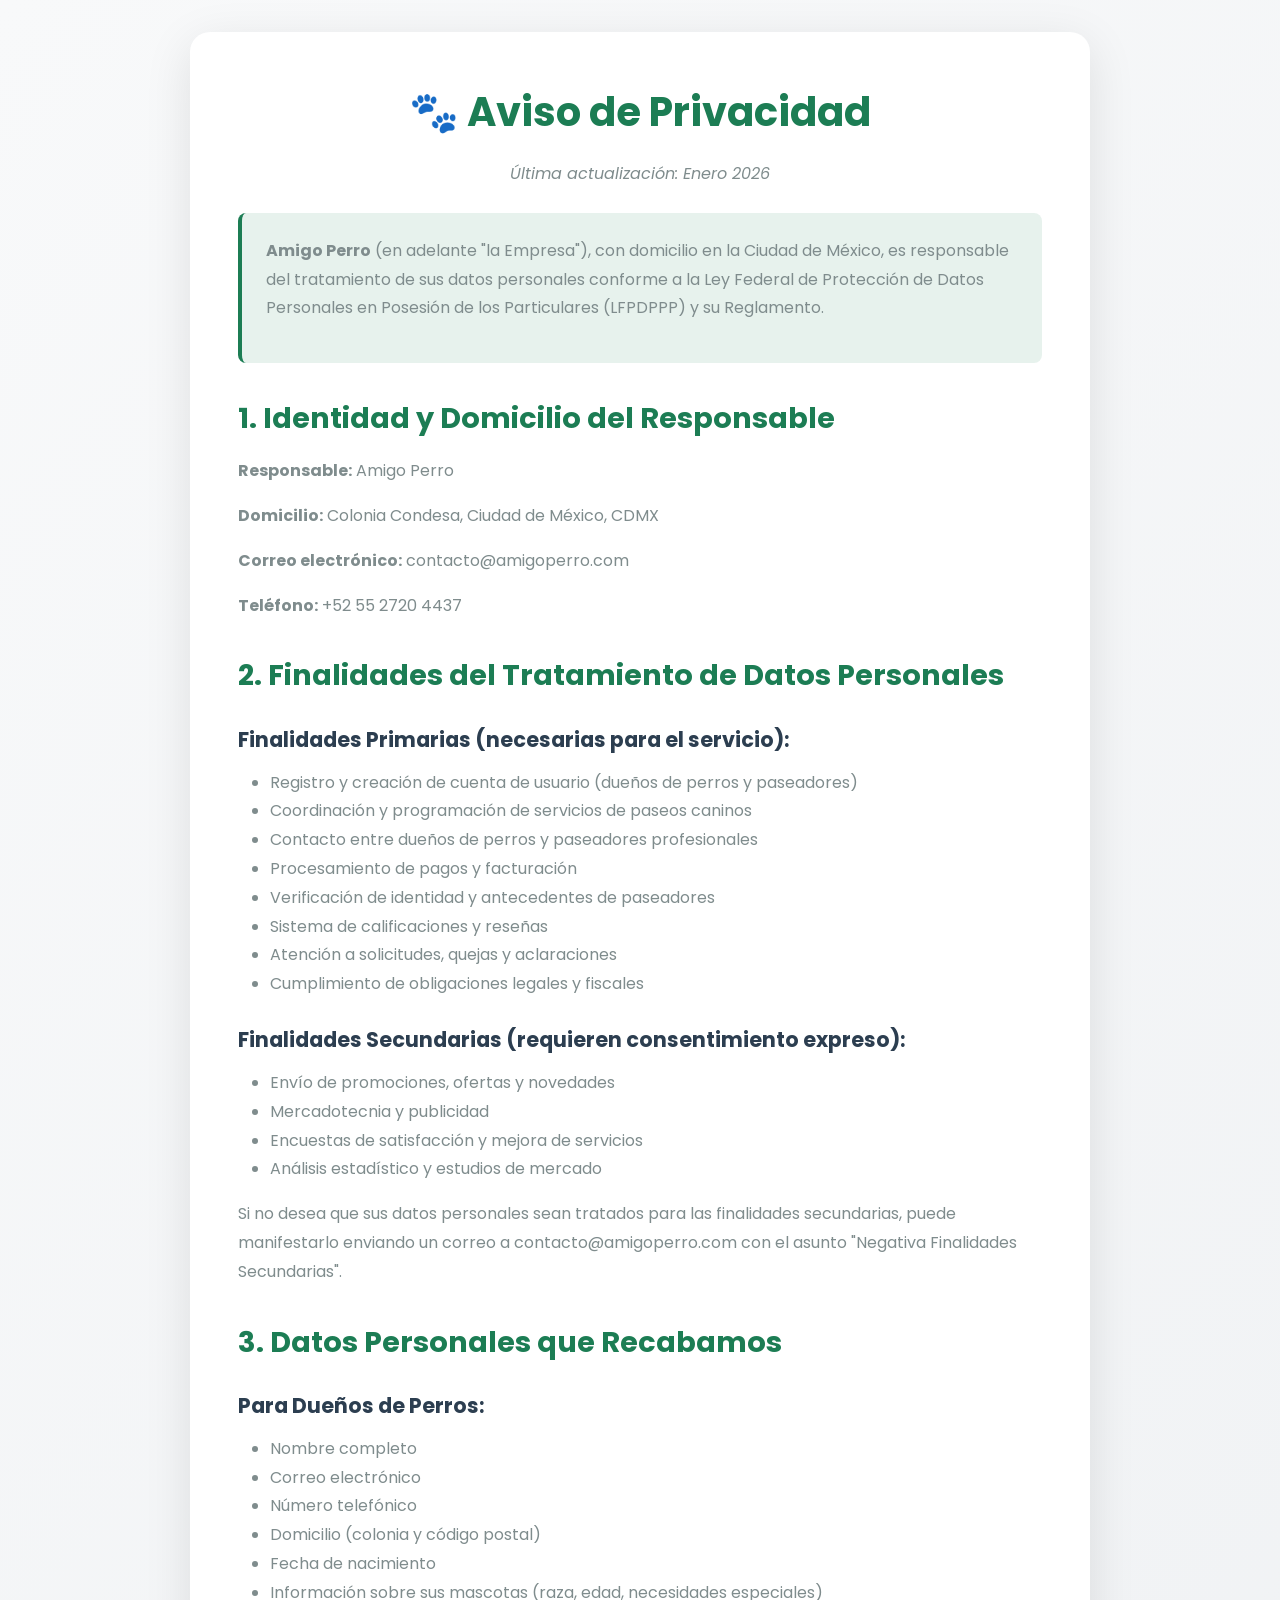
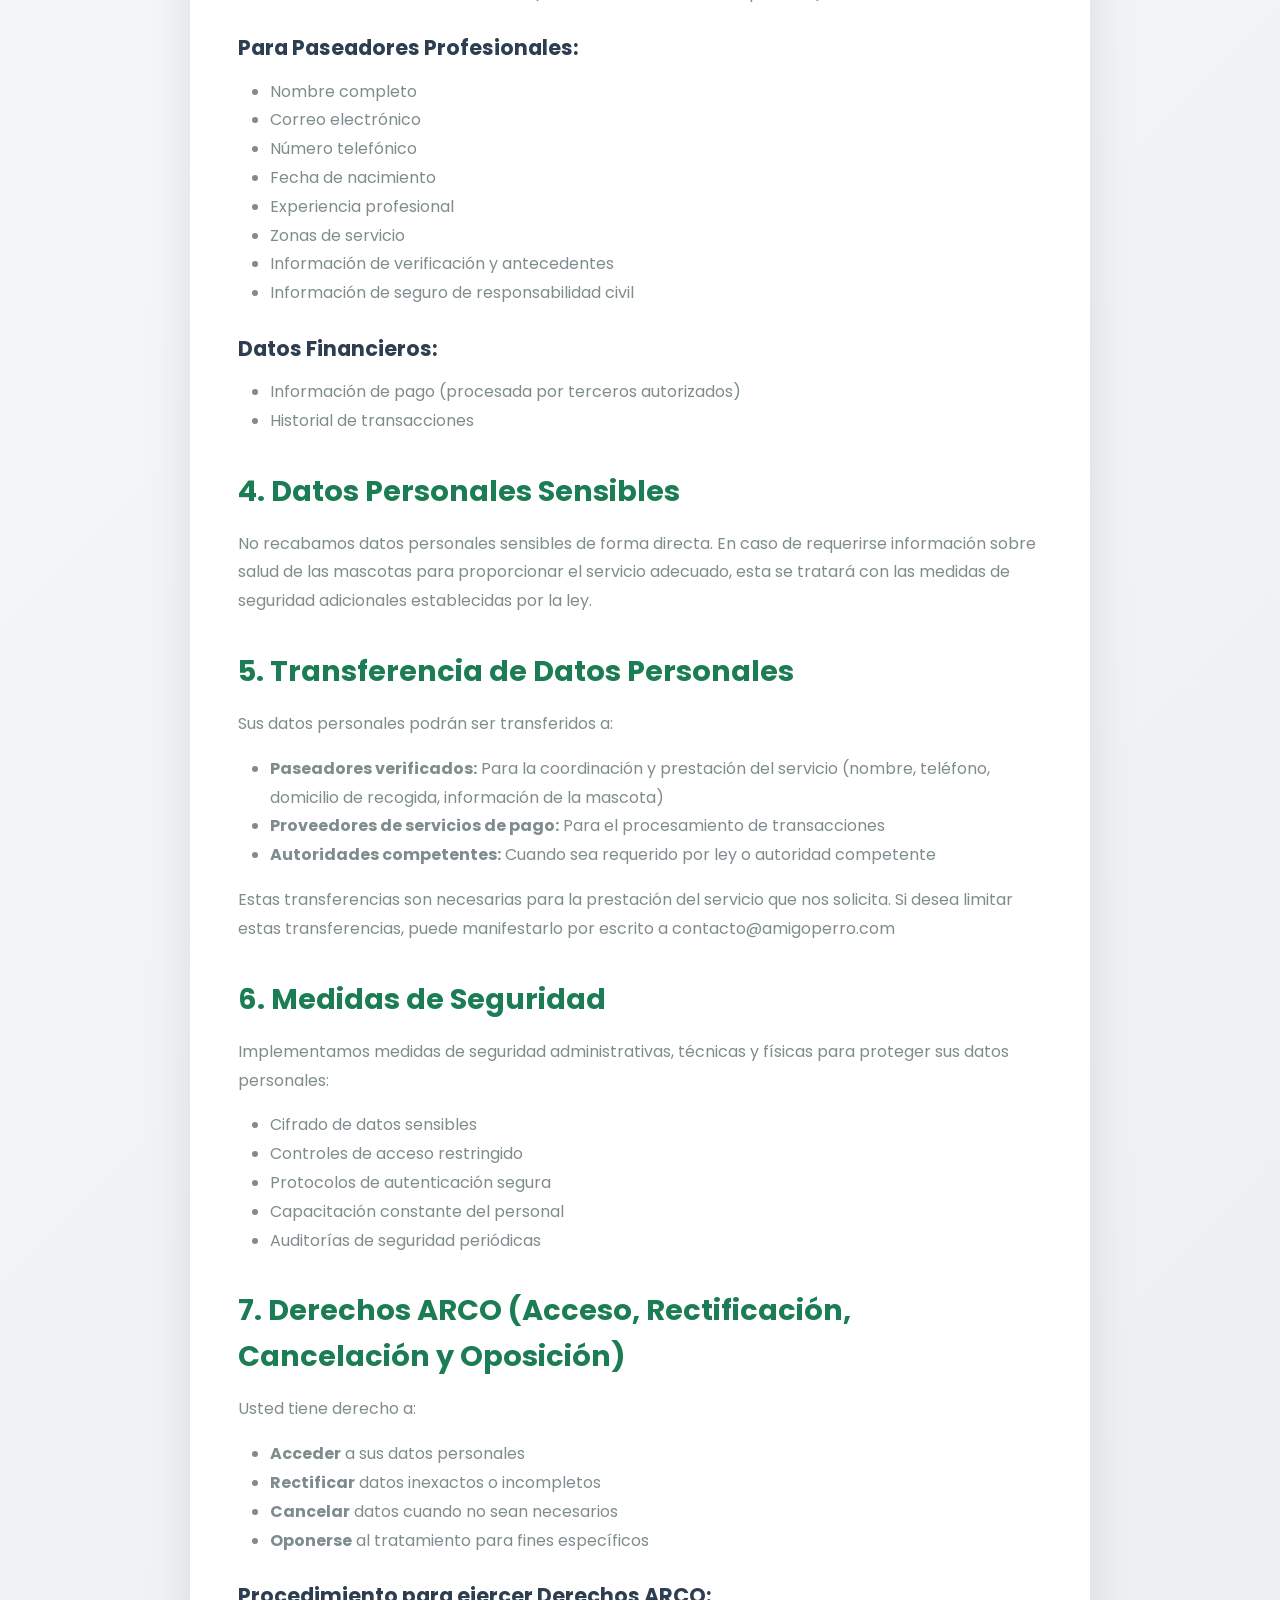
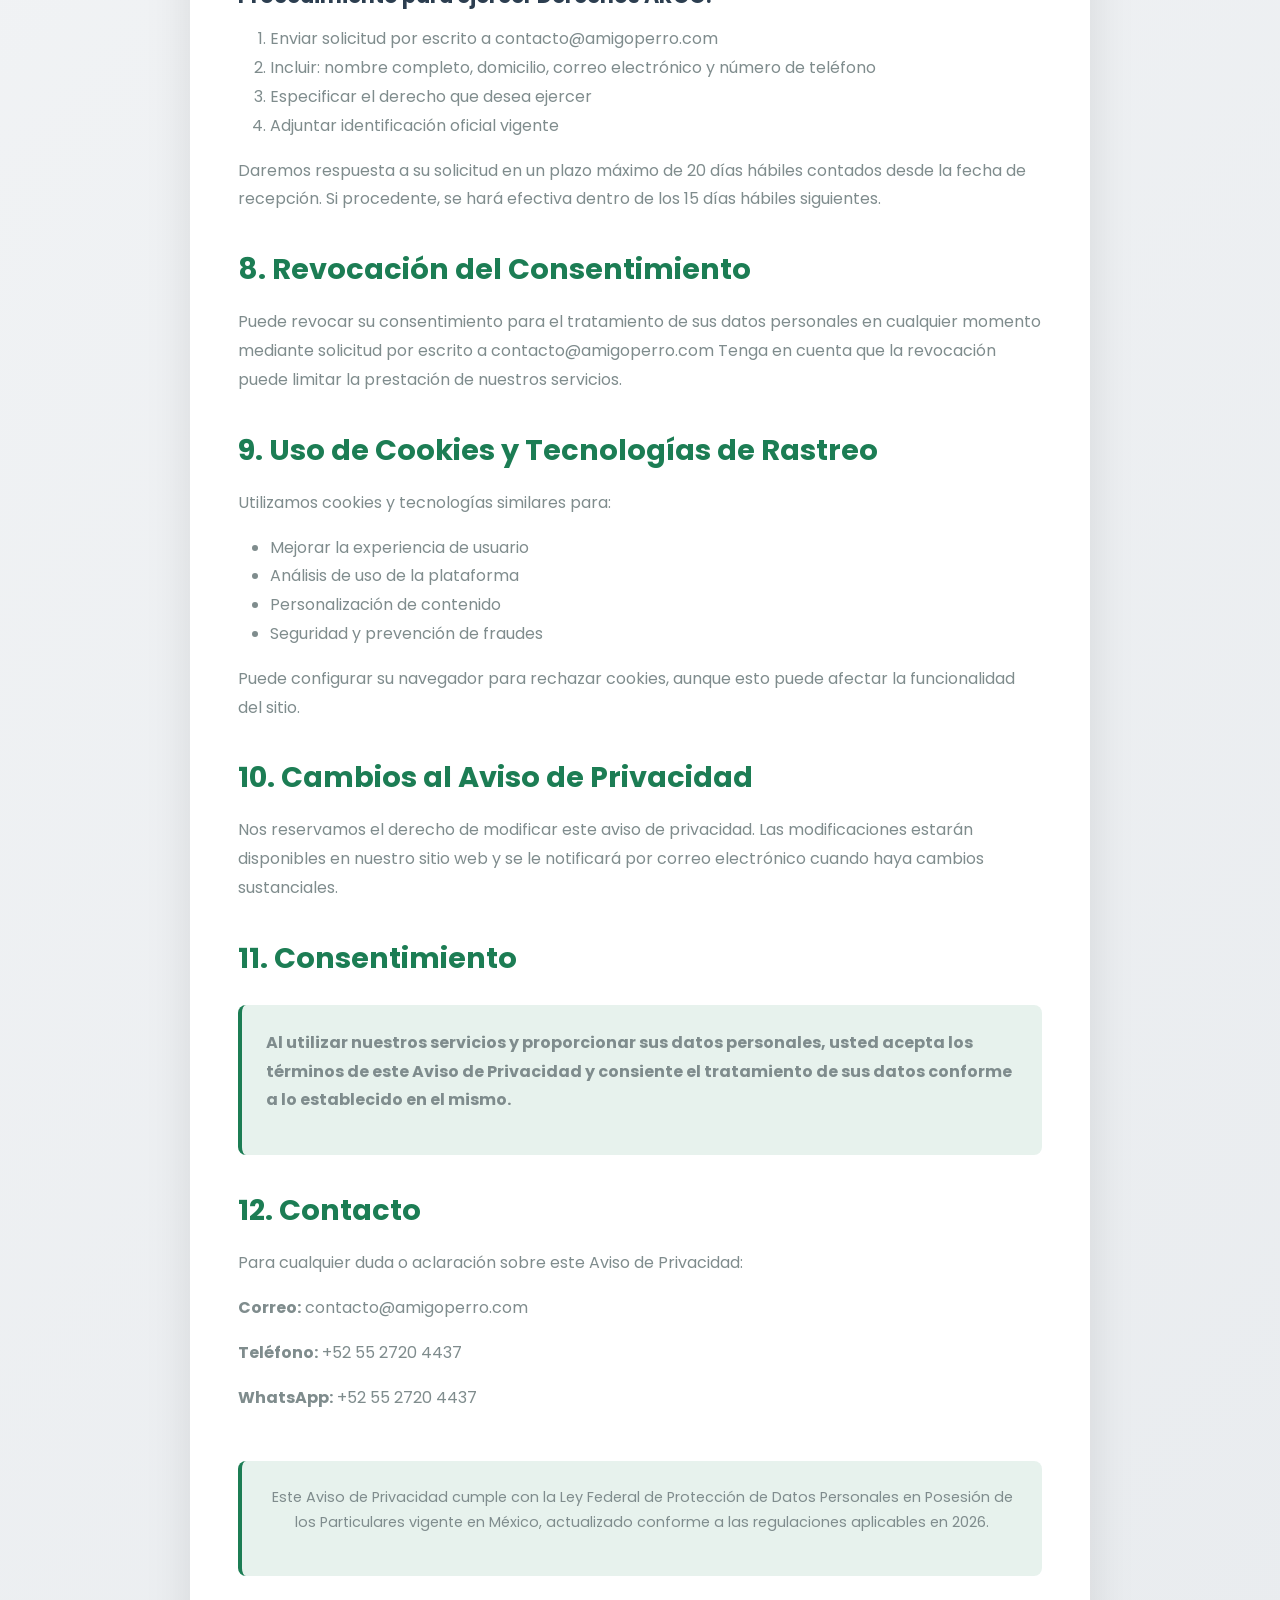
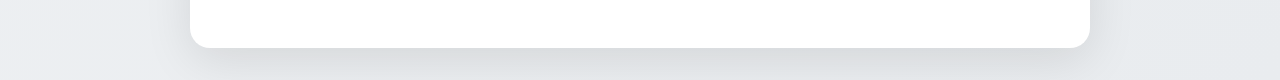
<file: privacy.html>
<!DOCTYPE html>
<html lang="es-MX">
<head>
    <meta charset="UTF-8">
    <meta name="viewport" content="width=device-width, initial-scale=1.0">
    <title>Aviso de Privacidad - Amigo Perro</title>
    <link href="https://fonts.googleapis.com/css2?family=Poppins:wght@300;400;500;600;700&display=swap" rel="stylesheet">
    <link rel="stylesheet" href="styles.css">
    <style>
        body {
            padding: 2rem 1rem;
            background: linear-gradient(135deg, #f8f9fa 0%, #e9ecef 100%);
        }
        .privacy-container {
            max-width: 900px;
            margin: 0 auto;
            background: white;
            padding: 3rem;
            border-radius: 20px;
            box-shadow: 0 12px 48px rgba(0,0,0,0.1);
        }
        .privacy-container h1 {
            color: var(--primary-color);
            font-size: 2.5rem;
            margin-bottom: 1rem;
            text-align: center;
        }
        .privacy-container h2 {
            color: var(--primary-color);
            font-size: 1.8rem;
            margin-top: 2rem;
            margin-bottom: 1rem;
        }
        .privacy-container h3 {
            color: var(--text-dark);
            font-size: 1.3rem;
            margin-top: 1.5rem;
            margin-bottom: 0.8rem;
        }
        .privacy-container p {
            color: var(--text-light);
            line-height: 1.8;
            margin-bottom: 1rem;
        }
        .privacy-container ul, .privacy-container ol {
            color: var(--text-light);
            line-height: 1.8;
            margin-bottom: 1rem;
            margin-left: 2rem;
        }
        .highlight {
            background: rgba(28, 125, 84, 0.1);
            padding: 1.5rem;
            border-left: 4px solid var(--primary-color);
            border-radius: 8px;
            margin: 1.5rem 0;
        }
        .last-updated {
            text-align: center;
            font-style: italic;
            color: var(--text-light);
            margin-bottom: 2rem;
        }
        @media (max-width: 768px) {
            .privacy-container {
                padding: 2rem 1.5rem;
            }
            .privacy-container h1 {
                font-size: 2rem;
            }
            .privacy-container h2 {
                font-size: 1.5rem;
            }
        }
    </style>
</head>
<body>
    <div class="privacy-container">
        <h1>🐾 Aviso de Privacidad</h1>
        <p class="last-updated">Última actualización: Enero 2026</p>
        
        <div class="highlight">
            <p><strong>Amigo Perro</strong> (en adelante "la Empresa"), con domicilio en la Ciudad de México, es responsable del tratamiento de sus datos personales conforme a la Ley Federal de Protección de Datos Personales en Posesión de los Particulares (LFPDPPP) y su Reglamento.</p>
        </div>

        <h2>1. Identidad y Domicilio del Responsable</h2>
        <p><strong>Responsable:</strong> Amigo Perro</p>
        <p><strong>Domicilio:</strong> Colonia Condesa, Ciudad de México, CDMX</p>
        <p><strong>Correo electrónico:</strong> contacto@amigoperro.com</p>
        <p><strong>Teléfono:</strong> +52 55 2720 4437</p>

        <h2>2. Finalidades del Tratamiento de Datos Personales</h2>
        
        <h3>Finalidades Primarias (necesarias para el servicio):</h3>
        <ul>
            <li>Registro y creación de cuenta de usuario (dueños de perros y paseadores)</li>
            <li>Coordinación y programación de servicios de paseos caninos</li>
            <li>Contacto entre dueños de perros y paseadores profesionales</li>
            <li>Procesamiento de pagos y facturación</li>
            <li>Verificación de identidad y antecedentes de paseadores</li>
            <li>Sistema de calificaciones y reseñas</li>
            <li>Atención a solicitudes, quejas y aclaraciones</li>
            <li>Cumplimiento de obligaciones legales y fiscales</li>
        </ul>

        <h3>Finalidades Secundarias (requieren consentimiento expreso):</h3>
        <ul>
            <li>Envío de promociones, ofertas y novedades</li>
            <li>Mercadotecnia y publicidad</li>
            <li>Encuestas de satisfacción y mejora de servicios</li>
            <li>Análisis estadístico y estudios de mercado</li>
        </ul>

        <p>Si no desea que sus datos personales sean tratados para las finalidades secundarias, puede manifestarlo enviando un correo a contacto@amigoperro.com con el asunto "Negativa Finalidades Secundarias".</p>

        <h2>3. Datos Personales que Recabamos</h2>
        
        <h3>Para Dueños de Perros:</h3>
        <ul>
            <li>Nombre completo</li>
            <li>Correo electrónico</li>
            <li>Número telefónico</li>
            <li>Domicilio (colonia y código postal)</li>
            <li>Fecha de nacimiento</li>
            <li>Información sobre sus mascotas (raza, edad, necesidades especiales)</li>
        </ul>

        <h3>Para Paseadores Profesionales:</h3>
        <ul>
            <li>Nombre completo</li>
            <li>Correo electrónico</li>
            <li>Número telefónico</li>
            <li>Fecha de nacimiento</li>
            <li>Experiencia profesional</li>
            <li>Zonas de servicio</li>
            <li>Información de verificación y antecedentes</li>
            <li>Información de seguro de responsabilidad civil</li>
        </ul>

        <h3>Datos Financieros:</h3>
        <ul>
            <li>Información de pago (procesada por terceros autorizados)</li>
            <li>Historial de transacciones</li>
        </ul>

        <h2>4. Datos Personales Sensibles</h2>
        <p>No recabamos datos personales sensibles de forma directa. En caso de requerirse información sobre salud de las mascotas para proporcionar el servicio adecuado, esta se tratará con las medidas de seguridad adicionales establecidas por la ley.</p>

        <h2>5. Transferencia de Datos Personales</h2>
        <p>Sus datos personales podrán ser transferidos a:</p>
        <ul>
            <li><strong>Paseadores verificados:</strong> Para la coordinación y prestación del servicio (nombre, teléfono, domicilio de recogida, información de la mascota)</li>
            <li><strong>Proveedores de servicios de pago:</strong> Para el procesamiento de transacciones</li>
            <li><strong>Autoridades competentes:</strong> Cuando sea requerido por ley o autoridad competente</li>
        </ul>

        <p>Estas transferencias son necesarias para la prestación del servicio que nos solicita. Si desea limitar estas transferencias, puede manifestarlo por escrito a contacto@amigoperro.com</p>

        <h2>6. Medidas de Seguridad</h2>
        <p>Implementamos medidas de seguridad administrativas, técnicas y físicas para proteger sus datos personales:</p>
        <ul>
            <li>Cifrado de datos sensibles</li>
            <li>Controles de acceso restringido</li>
            <li>Protocolos de autenticación segura</li>
            <li>Capacitación constante del personal</li>
            <li>Auditorías de seguridad periódicas</li>
        </ul>

        <h2>7. Derechos ARCO (Acceso, Rectificación, Cancelación y Oposición)</h2>
        <p>Usted tiene derecho a:</p>
        <ul>
            <li><strong>Acceder</strong> a sus datos personales</li>
            <li><strong>Rectificar</strong> datos inexactos o incompletos</li>
            <li><strong>Cancelar</strong> datos cuando no sean necesarios</li>
            <li><strong>Oponerse</strong> al tratamiento para fines específicos</li>
        </ul>

        <h3>Procedimiento para ejercer Derechos ARCO:</h3>
        <ol>
            <li>Enviar solicitud por escrito a contacto@amigoperro.com</li>
            <li>Incluir: nombre completo, domicilio, correo electrónico y número de teléfono</li>
            <li>Especificar el derecho que desea ejercer</li>
            <li>Adjuntar identificación oficial vigente</li>
        </ol>

        <p>Daremos respuesta a su solicitud en un plazo máximo de 20 días hábiles contados desde la fecha de recepción. Si procedente, se hará efectiva dentro de los 15 días hábiles siguientes.</p>

        <h2>8. Revocación del Consentimiento</h2>
        <p>Puede revocar su consentimiento para el tratamiento de sus datos personales en cualquier momento mediante solicitud por escrito a contacto@amigoperro.com Tenga en cuenta que la revocación puede limitar la prestación de nuestros servicios.</p>

        <h2>9. Uso de Cookies y Tecnologías de Rastreo</h2>
        <p>Utilizamos cookies y tecnologías similares para:</p>
        <ul>
            <li>Mejorar la experiencia de usuario</li>
            <li>Análisis de uso de la plataforma</li>
            <li>Personalización de contenido</li>
            <li>Seguridad y prevención de fraudes</li>
        </ul>
        <p>Puede configurar su navegador para rechazar cookies, aunque esto puede afectar la funcionalidad del sitio.</p>

        <h2>10. Cambios al Aviso de Privacidad</h2>
        <p>Nos reservamos el derecho de modificar este aviso de privacidad. Las modificaciones estarán disponibles en nuestro sitio web y se le notificará por correo electrónico cuando haya cambios sustanciales.</p>

        <h2>11. Consentimiento</h2>
        <div class="highlight">
            <p><strong>Al utilizar nuestros servicios y proporcionar sus datos personales, usted acepta los términos de este Aviso de Privacidad y consiente el tratamiento de sus datos conforme a lo establecido en el mismo.</strong></p>
        </div>

        <h2>12. Contacto</h2>
        <p>Para cualquier duda o aclaración sobre este Aviso de Privacidad:</p>
        <p><strong>Correo:</strong> contacto@amigoperro.com</p>
        <p><strong>Teléfono:</strong> +52 55 2720 4437</p>
        <p><strong>WhatsApp:</strong> +52 55 2720 4437</p>

        <div class="highlight" style="margin-top: 3rem;">
            <p style="text-align: center; font-size: 0.9rem;">
                Este Aviso de Privacidad cumple con la Ley Federal de Protección de Datos Personales en Posesión de los Particulares vigente en México, actualizado conforme a las regulaciones aplicables en 2026.
            </p>
        </div>
    </div>
</body>
</html>
</file>
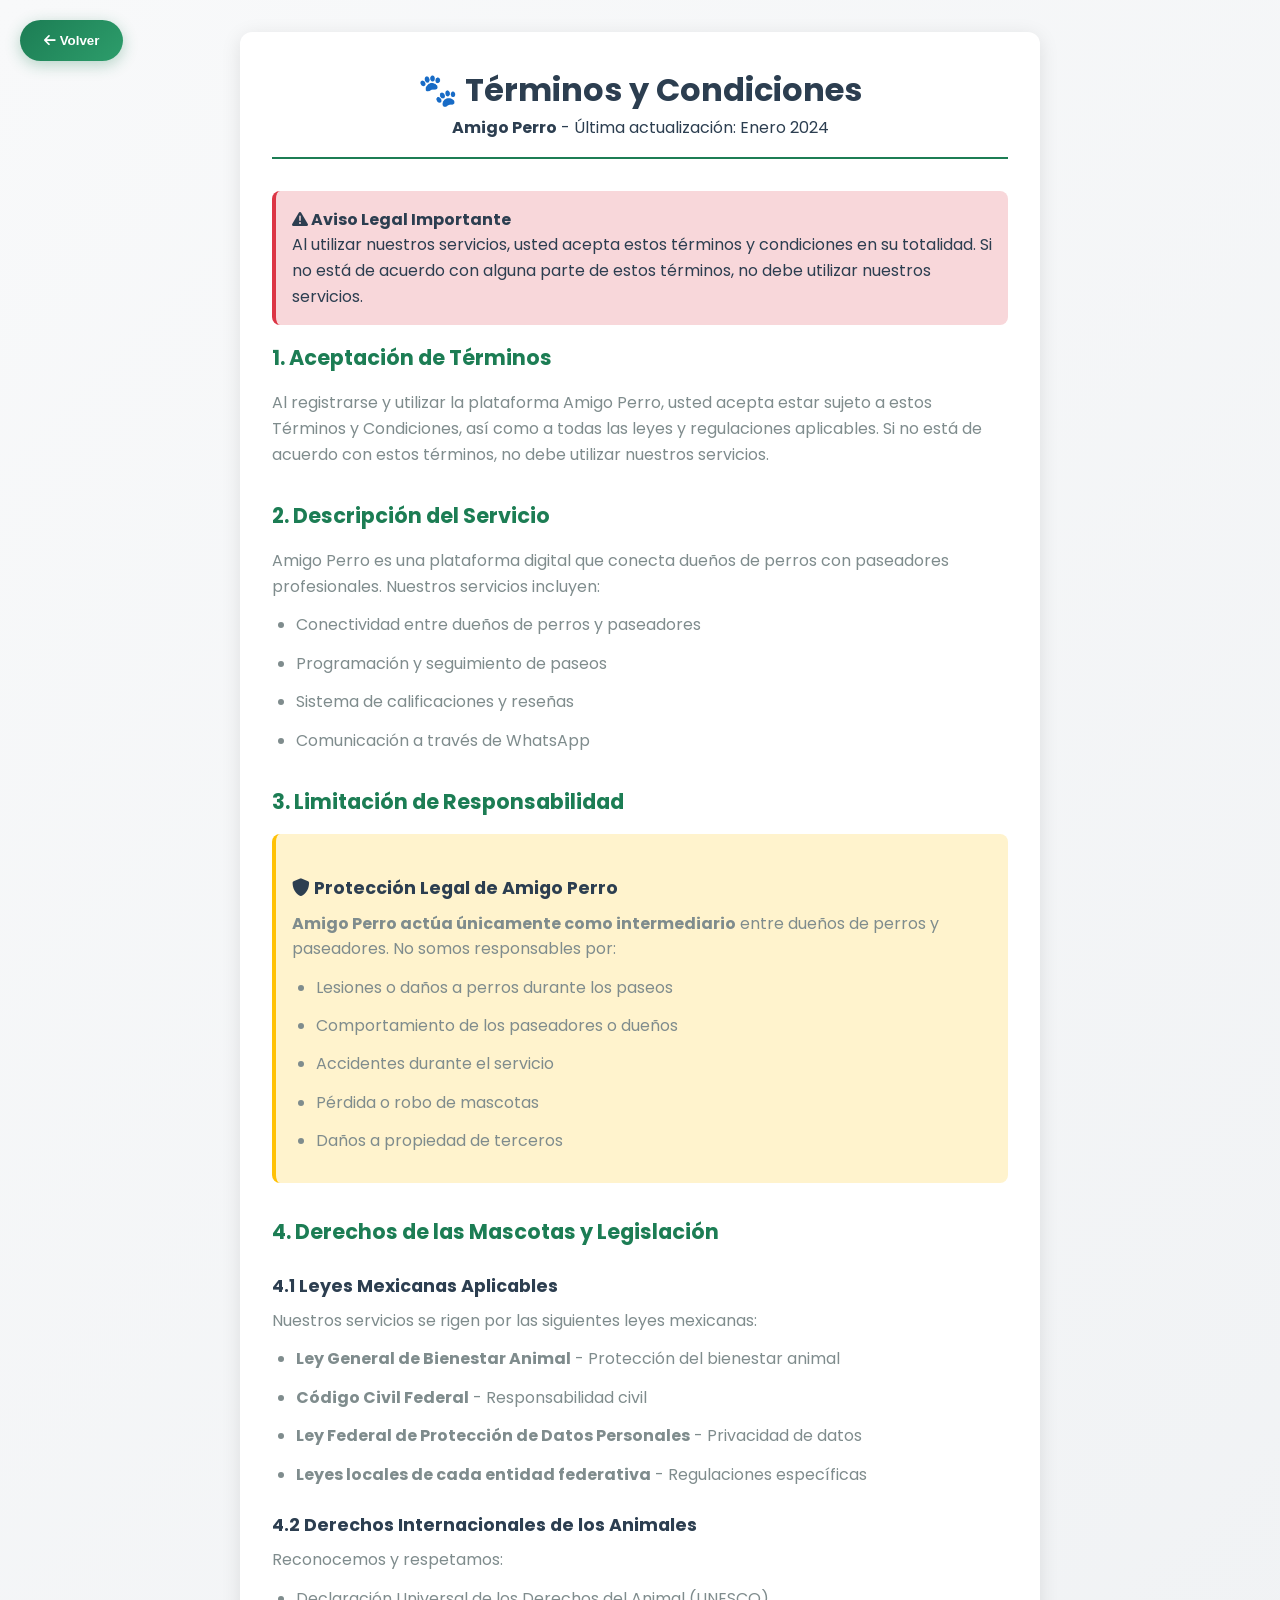
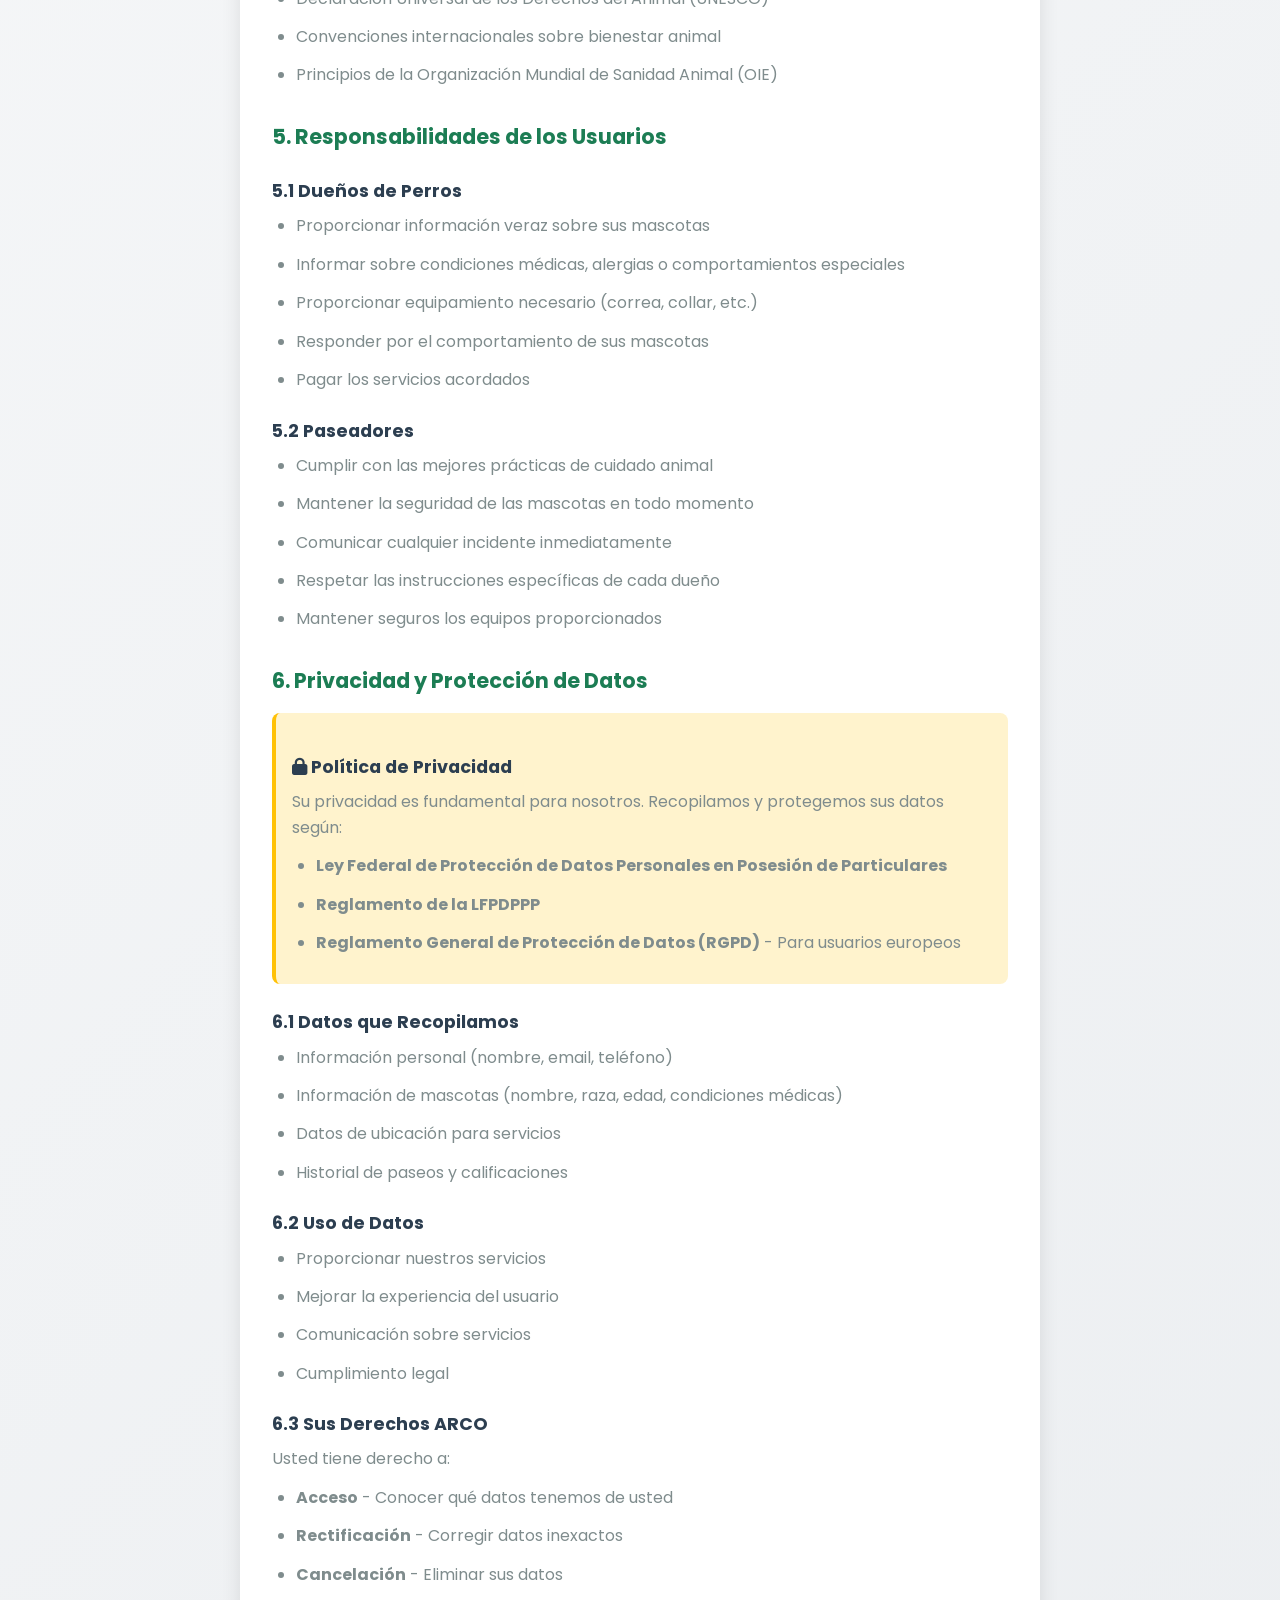
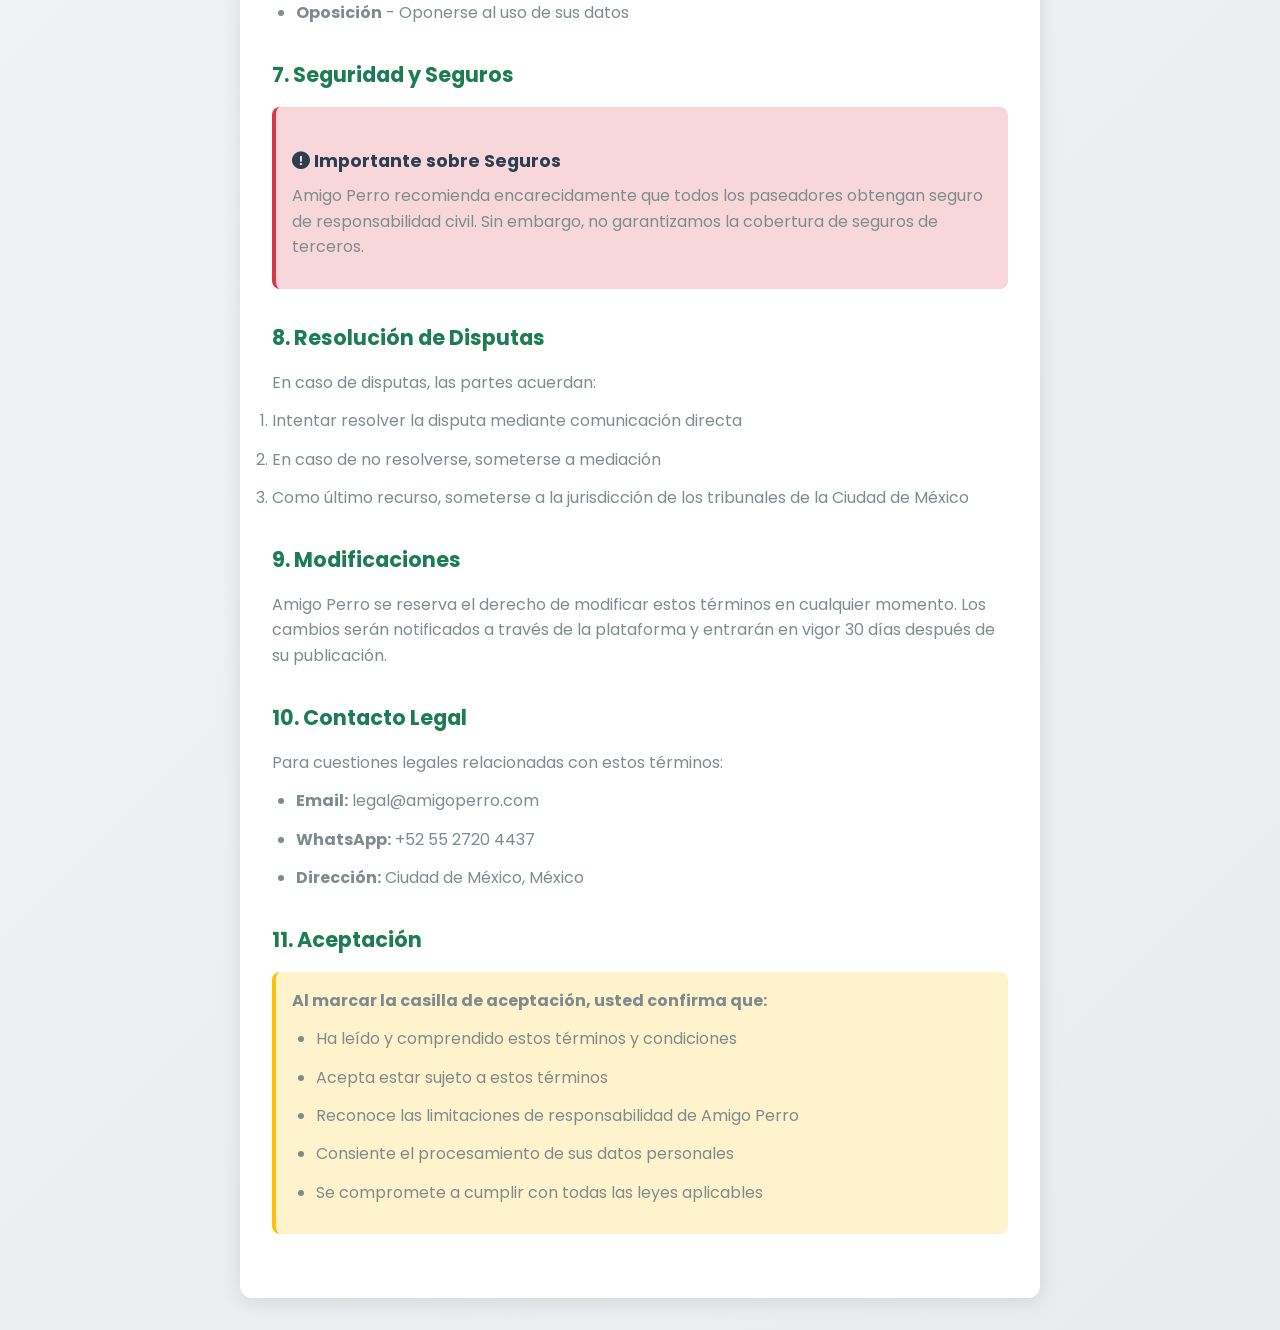
<file: terms.html>
<!DOCTYPE html>
<html lang="es">
<head>
    <meta charset="UTF-8">
    <meta name="viewport" content="width=device-width, initial-scale=1.0">
    <title>Términos y Condiciones - Amigo Perro</title>
    <link href="https://fonts.googleapis.com/css2?family=Poppins:wght@300;400;500;600;700&display=swap" rel="stylesheet">
    <link rel="stylesheet" href="https://cdnjs.cloudflare.com/ajax/libs/font-awesome/6.0.0/css/all.min.css">
    <link rel="stylesheet" href="styles.css">
    <style>
        .terms-container {
            max-width: 800px;
            margin: 2rem auto;
            padding: 2rem;
            background: white;
            border-radius: 12px;
            box-shadow: 0 4px 20px rgba(0,0,0,0.1);
            line-height: 1.6;
        }
        
        .terms-header {
            text-align: center;
            margin-bottom: 2rem;
            padding-bottom: 1rem;
            border-bottom: 2px solid var(--primary-color);
        }
        
        .terms-section {
            margin-bottom: 2rem;
        }
        
        .terms-section h3 {
            color: var(--primary-color);
            margin-bottom: 1rem;
            font-size: 1.3rem;
        }
        
        .terms-section h4 {
            color: var(--text-dark);
            margin: 1.5rem 0 0.5rem 0;
            font-size: 1.1rem;
        }
        
        .terms-section p, .terms-section li {
            margin-bottom: 0.8rem;
            color: var(--text-light);
        }
        
        .terms-section ul {
            padding-left: 1.5rem;
        }
        
        .highlight {
            background: #fff3cd;
            padding: 1rem;
            border-radius: 8px;
            border-left: 4px solid #ffc107;
            margin: 1rem 0;
        }
        
        .legal-notice {
            background: #f8d7da;
            padding: 1rem;
            border-radius: 8px;
            border-left: 4px solid #dc3545;
            margin: 1rem 0;
        }
        
        .back-btn {
            position: fixed;
            top: 20px;
            left: 20px;
            background: var(--gradient-primary);
            color: white;
            border: none;
            padding: 0.8rem 1.5rem;
            border-radius: 25px;
            cursor: pointer;
            font-weight: 600;
            box-shadow: 0 4px 15px rgba(28, 125, 84, 0.3);
            transition: all 0.3s ease;
        }
        
        .back-btn:hover {
            transform: translateY(-2px);
            box-shadow: 0 6px 20px rgba(28, 125, 84, 0.4);
        }
        
        @media (max-width: 768px) {
            .terms-container {
                margin: 1rem;
                padding: 1.5rem;
            }
            
            .back-btn {
                position: relative;
                top: auto;
                left: auto;
                margin-bottom: 1rem;
            }
        }
    </style>
</head>
<body>
    <button class="back-btn" onclick="window.close()">
        <i class="fas fa-arrow-left"></i> Volver
    </button>
    
    <div class="terms-container">
        <div class="terms-header">
            <h1>🐾 Términos y Condiciones</h1>
            <p><strong>Amigo Perro</strong> - Última actualización: Enero 2024</p>
        </div>
        
        <div class="legal-notice">
            <h4><i class="fas fa-exclamation-triangle"></i> Aviso Legal Importante</h4>
            <p>Al utilizar nuestros servicios, usted acepta estos términos y condiciones en su totalidad. Si no está de acuerdo con alguna parte de estos términos, no debe utilizar nuestros servicios.</p>
        </div>
        
        <div class="terms-section">
            <h3>1. Aceptación de Términos</h3>
            <p>Al registrarse y utilizar la plataforma Amigo Perro, usted acepta estar sujeto a estos Términos y Condiciones, así como a todas las leyes y regulaciones aplicables. Si no está de acuerdo con estos términos, no debe utilizar nuestros servicios.</p>
        </div>
        
        <div class="terms-section">
            <h3>2. Descripción del Servicio</h3>
            <p>Amigo Perro es una plataforma digital que conecta dueños de perros con paseadores profesionales. Nuestros servicios incluyen:</p>
            <ul>
                <li>Conectividad entre dueños de perros y paseadores</li>
                <li>Programación y seguimiento de paseos</li>
                <li>Sistema de calificaciones y reseñas</li>
                <li>Comunicación a través de WhatsApp</li>
            </ul>
        </div>
        
        <div class="terms-section">
            <h3>3. Limitación de Responsabilidad</h3>
            <div class="highlight">
                <h4><i class="fas fa-shield-alt"></i> Protección Legal de Amigo Perro</h4>
                <p><strong>Amigo Perro actúa únicamente como intermediario</strong> entre dueños de perros y paseadores. No somos responsables por:</p>
                <ul>
                    <li>Lesiones o daños a perros durante los paseos</li>
                    <li>Comportamiento de los paseadores o dueños</li>
                    <li>Accidentes durante el servicio</li>
                    <li>Pérdida o robo de mascotas</li>
                    <li>Daños a propiedad de terceros</li>
                </ul>
            </div>
        </div>
        
        <div class="terms-section">
            <h3>4. Derechos de las Mascotas y Legislación</h3>
            <h4>4.1 Leyes Mexicanas Aplicables</h4>
            <p>Nuestros servicios se rigen por las siguientes leyes mexicanas:</p>
            <ul>
                <li><strong>Ley General de Bienestar Animal</strong> - Protección del bienestar animal</li>
                <li><strong>Código Civil Federal</strong> - Responsabilidad civil</li>
                <li><strong>Ley Federal de Protección de Datos Personales</strong> - Privacidad de datos</li>
                <li><strong>Leyes locales de cada entidad federativa</strong> - Regulaciones específicas</li>
            </ul>
            
            <h4>4.2 Derechos Internacionales de los Animales</h4>
            <p>Reconocemos y respetamos:</p>
            <ul>
                <li>Declaración Universal de los Derechos del Animal (UNESCO)</li>
                <li>Convenciones internacionales sobre bienestar animal</li>
                <li>Principios de la Organización Mundial de Sanidad Animal (OIE)</li>
            </ul>
        </div>
        
        <div class="terms-section">
            <h3>5. Responsabilidades de los Usuarios</h3>
            <h4>5.1 Dueños de Perros</h4>
            <ul>
                <li>Proporcionar información veraz sobre sus mascotas</li>
                <li>Informar sobre condiciones médicas, alergias o comportamientos especiales</li>
                <li>Proporcionar equipamiento necesario (correa, collar, etc.)</li>
                <li>Responder por el comportamiento de sus mascotas</li>
                <li>Pagar los servicios acordados</li>
            </ul>
            
            <h4>5.2 Paseadores</h4>
            <ul>
                <li>Cumplir con las mejores prácticas de cuidado animal</li>
                <li>Mantener la seguridad de las mascotas en todo momento</li>
                <li>Comunicar cualquier incidente inmediatamente</li>
                <li>Respetar las instrucciones específicas de cada dueño</li>
                <li>Mantener seguros los equipos proporcionados</li>
            </ul>
        </div>
        
        <div class="terms-section">
            <h3>6. Privacidad y Protección de Datos</h3>
            <div class="highlight">
                <h4><i class="fas fa-lock"></i> Política de Privacidad</h4>
                <p>Su privacidad es fundamental para nosotros. Recopilamos y protegemos sus datos según:</p>
                <ul>
                    <li><strong>Ley Federal de Protección de Datos Personales en Posesión de Particulares</strong></li>
                    <li><strong>Reglamento de la LFPDPPP</strong></li>
                    <li><strong>Reglamento General de Protección de Datos (RGPD)</strong> - Para usuarios europeos</li>
                </ul>
            </div>
            
            <h4>6.1 Datos que Recopilamos</h4>
            <ul>
                <li>Información personal (nombre, email, teléfono)</li>
                <li>Información de mascotas (nombre, raza, edad, condiciones médicas)</li>
                <li>Datos de ubicación para servicios</li>
                <li>Historial de paseos y calificaciones</li>
            </ul>
            
            <h4>6.2 Uso de Datos</h4>
            <ul>
                <li>Proporcionar nuestros servicios</li>
                <li>Mejorar la experiencia del usuario</li>
                <li>Comunicación sobre servicios</li>
                <li>Cumplimiento legal</li>
            </ul>
            
            <h4>6.3 Sus Derechos ARCO</h4>
            <p>Usted tiene derecho a:</p>
            <ul>
                <li><strong>Acceso</strong> - Conocer qué datos tenemos de usted</li>
                <li><strong>Rectificación</strong> - Corregir datos inexactos</li>
                <li><strong>Cancelación</strong> - Eliminar sus datos</li>
                <li><strong>Oposición</strong> - Oponerse al uso de sus datos</li>
            </ul>
        </div>
        
        <div class="terms-section">
            <h3>7. Seguridad y Seguros</h3>
            <div class="legal-notice">
                <h4><i class="fas fa-exclamation-circle"></i> Importante sobre Seguros</h4>
                <p>Amigo Perro recomienda encarecidamente que todos los paseadores obtengan seguro de responsabilidad civil. Sin embargo, no garantizamos la cobertura de seguros de terceros.</p>
            </div>
        </div>
        
        <div class="terms-section">
            <h3>8. Resolución de Disputas</h3>
            <p>En caso de disputas, las partes acuerdan:</p>
            <ol>
                <li>Intentar resolver la disputa mediante comunicación directa</li>
                <li>En caso de no resolverse, someterse a mediación</li>
                <li>Como último recurso, someterse a la jurisdicción de los tribunales de la Ciudad de México</li>
            </ol>
        </div>
        
        <div class="terms-section">
            <h3>9. Modificaciones</h3>
            <p>Amigo Perro se reserva el derecho de modificar estos términos en cualquier momento. Los cambios serán notificados a través de la plataforma y entrarán en vigor 30 días después de su publicación.</p>
        </div>
        
        <div class="terms-section">
            <h3>10. Contacto Legal</h3>
            <p>Para cuestiones legales relacionadas con estos términos:</p>
            <ul>
                <li><strong>Email:</strong> legal@amigoperro.com</li>
                <li><strong>WhatsApp:</strong> +52 55 2720 4437</li>
                <li><strong>Dirección:</strong> Ciudad de México, México</li>
            </ul>
        </div>
        
        <div class="terms-section">
            <h3>11. Aceptación</h3>
            <div class="highlight">
                <p><strong>Al marcar la casilla de aceptación, usted confirma que:</strong></p>
                <ul>
                    <li>Ha leído y comprendido estos términos y condiciones</li>
                    <li>Acepta estar sujeto a estos términos</li>
                    <li>Reconoce las limitaciones de responsabilidad de Amigo Perro</li>
                    <li>Consiente el procesamiento de sus datos personales</li>
                    <li>Se compromete a cumplir con todas las leyes aplicables</li>
                </ul>
            </div>
        </div>
    </div>
</body>
</html>
</file>
<file: styles.css>
/* Reset and Base Styles */
* {
    margin: 0;
    padding: 0;
    box-sizing: border-box;
}

:root {
    --primary-color: #1c7d54;
    --secondary-color: #b6956a;
    --accent-color: #25D366;
    --gradient-primary: linear-gradient(135deg, #1c7d54, #2d9d6b);
    --gradient-secondary: linear-gradient(135deg, #b6956a, #d4b483);
    --gradient-accent: linear-gradient(135deg, #25D366, #128C7E);
    --text-dark: #2c3e50;
    --text-light: #7f8c8d;
    --white: #ffffff;
    --light-gray: #f8f9fa;
    --border-color: #e9ecef;
    --shadow: 0 4px 20px rgba(0, 0, 0, 0.08);
    --shadow-hover: 0 8px 30px rgba(0, 0, 0, 0.12);
    --shadow-card: 0 10px 40px rgba(0, 0, 0, 0.1);
    --border-radius: 12px;
    --border-radius-lg: 20px;
    --transition: all 0.4s cubic-bezier(0.4, 0, 0.2, 1);
    --transition-fast: all 0.2s cubic-bezier(0.4, 0, 0.2, 1);
    --animation-bounce: cubic-bezier(0.68, -0.55, 0.265, 1.55);
}

/* iOS and Android Safe Areas */
@supports (padding: max(0px)) {
    body {
        padding-left: max(0px, env(safe-area-inset-left));
        padding-right: max(0px, env(safe-area-inset-right));
    }
    
    .navbar {
        padding-left: max(0px, env(safe-area-inset-left));
        padding-right: max(0px, env(safe-area-inset-right));
    }
    
    .whatsapp-btn {
        bottom: max(2rem, env(safe-area-inset-bottom));
        right: max(2rem, env(safe-area-inset-right));
    }
}

/* Enhanced Touch optimization for mobile devices */
@media (hover: none) and (pointer: coarse) {
    /* Improve touch targets for mobile */
    .btn,
    .nav-link,
    .nav-btn,
    button,
    select,
    input[type="checkbox"] + .checkmark {
        min-height: 44px;
        min-width: 44px;
        cursor: pointer;
        -webkit-tap-highlight-color: rgba(0, 0, 0, 0.1);
    }
    
    /* Larger touch targets for checkboxes */
    .checkbox-label {
        padding: 0.8rem 0;
    }
    
    .checkmark {
        width: 28px;
        height: 28px;
    }
    
    /* Better form inputs for mobile */
    input,
    select,
    textarea {
        font-size: 16px !important; /* Prevents iOS zoom on focus */
        min-height: 48px;
        padding: 0.9rem 1rem !important;
    }
    
    /* Disable hover effects on touch devices */
    .btn:hover,
    .nav-link:hover,
    .service-card:hover,
    .pricing-card:hover,
    .dashboard-card:hover,
    .walk-card:hover {
        transform: none;
    }
    
    /* Add active/press states for touch feedback */
    .btn:active,
    .nav-link:active {
        transform: scale(0.96);
        opacity: 0.85;
        transition: all 0.1s ease;
    }
    
    .service-card:active,
    .pricing-card:active,
    .dashboard-card:active,
    .walk-card:active {
        transform: scale(0.98);
        transition: all 0.1s ease;
    }
    
    /* Better modal experience on mobile */
    .modal {
        max-height: 90vh;
        overflow-y: auto;
        -webkit-overflow-scrolling: touch;
    }
    
    .schedule-modal {
        width: 95vw;
        max-width: 95vw;
    }
}

body {
    font-family: 'Poppins', -apple-system, BlinkMacSystemFont, 'Segoe UI', 'Roboto', 'Oxygen', 'Ubuntu', 'Cantarell', sans-serif;
    line-height: 1.6;
    color: var(--text-dark);
    background: linear-gradient(135deg, #f8f9fa 0%, #e9ecef 100%);
    overflow-x: hidden;
    scroll-behavior: smooth;
    -webkit-font-smoothing: antialiased;
    -moz-osx-font-smoothing: grayscale;
    text-rendering: optimizeLegibility;
    
    /* Prevent iOS text size adjustment */
    -webkit-text-size-adjust: 100%;
    -ms-text-size-adjust: 100%;
    
    /* Prevent pull-to-refresh on mobile */
    overscroll-behavior-y: contain;
    
    /* Better touch scrolling on iOS */
    -webkit-overflow-scrolling: touch;
}

/* Custom Scrollbar */
::-webkit-scrollbar {
    width: 8px;
}

::-webkit-scrollbar-track {
    background: var(--light-gray);
}

::-webkit-scrollbar-thumb {
    background: var(--gradient-primary);
    border-radius: 4px;
}

::-webkit-scrollbar-thumb:hover {
    background: var(--primary-color);
}

/* Loading Spinner */
.loading-spinner {
    position: fixed;
    top: 0;
    left: 0;
    width: 100%;
    height: 100%;
    background: linear-gradient(135deg, rgba(255, 255, 255, 0.95), rgba(248, 249, 250, 0.95));
    display: flex;
    flex-direction: column;
    justify-content: center;
    align-items: center;
    z-index: 9999;
    backdrop-filter: blur(10px);
    animation: fadeIn 0.5s ease-out;
}

.spinner {
    width: 60px;
    height: 60px;
    border: 4px solid rgba(28, 125, 84, 0.1);
    border-top: 4px solid var(--primary-color);
    border-radius: 50%;
    animation: spin 1s linear infinite;
    margin-bottom: 1.5rem;
    box-shadow: 0 4px 20px rgba(28, 125, 84, 0.2);
}

.loading-spinner p {
    font-size: 1.1rem;
    color: var(--text-dark);
    font-weight: 500;
    animation: pulse 2s ease-in-out infinite;
}

@keyframes spin {
    0% { transform: rotate(0deg); }
    100% { transform: rotate(360deg); }
}

@keyframes pulse {
    0%, 100% { opacity: 1; }
    50% { opacity: 0.7; }
}

/* Navigation */
.navbar {
    background: rgba(255, 255, 255, 0.95);
    backdrop-filter: blur(20px);
    -webkit-backdrop-filter: blur(20px);
    box-shadow: 0 4px 30px rgba(0, 0, 0, 0.1);
    position: fixed;
    top: 0;
    width: 100%;
    z-index: 1000;
    transition: var(--transition);
    border-bottom: 1px solid rgba(255, 255, 255, 0.2);
    will-change: transform;
}

.navbar.scrolled {
    background: rgba(255, 255, 255, 0.98);
    backdrop-filter: blur(25px);
    -webkit-backdrop-filter: blur(25px);
    box-shadow: 0 8px 40px rgba(0, 0, 0, 0.15);
}

.nav-container {
    max-width: 1200px;
    margin: 0 auto;
    padding: 0 2rem;
    display: flex;
    justify-content: space-between;
    align-items: center;
    height: 80px;
}

.nav-logo {
    display: flex;
    align-items: center;
    gap: 0.8rem;
    font-weight: 700;
    font-size: 1.4rem;
    color: var(--primary-color);
    transition: var(--transition);
}

.nav-logo:hover {
    transform: scale(1.05);
}

.nav-logo img {
    width: 45px;
    height: 45px;
    border-radius: 50%;
    box-shadow: 0 4px 15px rgba(28, 125, 84, 0.2);
    transition: var(--transition);
}

.nav-logo:hover img {
    transform: rotate(5deg) scale(1.1);
    box-shadow: 0 6px 20px rgba(28, 125, 84, 0.3);
}

.nav-menu {
    display: flex;
    align-items: center;
    gap: 2.5rem;
}

.nav-link {
    color: var(--text-dark);
    text-decoration: none;
    font-weight: 600;
    font-size: 1rem;
    transition: var(--transition);
    position: relative;
    padding: 0.5rem 0;
}

.nav-link:hover {
    color: var(--primary-color);
    transform: translateY(-2px);
}

.nav-link::after {
    content: '';
    position: absolute;
    bottom: 0;
    left: 50%;
    width: 0;
    height: 3px;
    background: var(--gradient-primary);
    transition: var(--transition);
    transform: translateX(-50%);
    border-radius: 2px;
}

.nav-link:hover::after {
    width: 100%;
}

.nav-link.active {
    color: var(--primary-color);
}

.nav-link.active::after {
    width: 100%;
}

.nav-btn {
    background: var(--gradient-primary);
    color: var(--white);
    border: none;
    padding: 0.8rem 2rem;
    border-radius: var(--border-radius-lg);
    font-weight: 600;
    font-size: 1rem;
    cursor: pointer;
    transition: var(--transition);
    box-shadow: 0 4px 15px rgba(28, 125, 84, 0.3);
    position: relative;
    overflow: hidden;
}

.nav-btn::before {
    content: '';
    position: absolute;
    top: 0;
    left: -100%;
    width: 100%;
    height: 100%;
    background: linear-gradient(90deg, transparent, rgba(255, 255, 255, 0.2), transparent);
    transition: var(--transition);
}

.nav-btn:hover::before {
    left: 100%;
}

.nav-btn:hover {
    transform: translateY(-3px);
    box-shadow: 0 8px 25px rgba(28, 125, 84, 0.4);
}

.nav-toggle {
    display: none;
    flex-direction: column;
    cursor: pointer;
}

.bar {
    width: 25px;
    height: 3px;
    background: var(--text-dark);
    margin: 3px 0;
    transition: var(--transition);
}

/* Main Content */
.main-content {
    margin-top: 80px;
    min-height: calc(100vh - 80px);
}

.section {
    display: none;
    padding: 6rem 0;
    opacity: 0;
    transform: translateY(30px);
    transition: var(--transition);
}

.section.active {
    display: block;
    opacity: 1;
    transform: translateY(0);
    animation: slideInUp 0.8s ease-out;
}

@keyframes slideInUp {
    from {
        opacity: 0;
        transform: translateY(50px);
    }
    to {
        opacity: 1;
        transform: translateY(0);
    }
}

.container {
    max-width: 1200px;
    margin: 0 auto;
    padding: 0 2rem;
}

/* Hero Section */
.hero {
    display: grid;
    grid-template-columns: 1fr 1fr;
    gap: 6rem;
    align-items: center;
    min-height: 90vh;
    padding: 2rem 0;
    position: relative;
}

.hero::before {
    content: '';
    position: absolute;
    top: -50px;
    right: -50px;
    width: 200px;
    height: 200px;
    background: var(--gradient-primary);
    border-radius: 50%;
    opacity: 0.1;
    animation: float 6s ease-in-out infinite;
}

.hero::after {
    content: '';
    position: absolute;
    bottom: -30px;
    left: -30px;
    width: 150px;
    height: 150px;
    background: var(--gradient-secondary);
    border-radius: 50%;
    opacity: 0.1;
    animation: float 6s ease-in-out infinite reverse;
}

@keyframes float {
    0%, 100% { transform: translateY(0px); }
    50% { transform: translateY(-20px); }
}

.hero-content {
    position: relative;
    z-index: 2;
}

.hero-content h1 {
    font-size: 3.5rem;
    font-weight: 800;
    margin-bottom: 1.5rem;
    background: var(--gradient-primary);
    -webkit-background-clip: text;
    -webkit-text-fill-color: transparent;
    background-clip: text;
    line-height: 1.1;
    animation: fadeInUp 1s ease-out;
}

.hero-content p {
    font-size: 1.3rem;
    color: var(--text-light);
    margin-bottom: 2.5rem;
    line-height: 1.6;
    animation: fadeInUp 1s ease-out 0.2s both;
}

.hero-buttons {
    display: flex;
    gap: 1.5rem;
    flex-wrap: wrap;
    animation: fadeInUp 1s ease-out 0.4s both;
}

.hero-image {
    position: relative;
    z-index: 2;
    animation: fadeInRight 1s ease-out 0.6s both;
}

.hero-image img {
    width: 100%;
    max-width: 550px;
    border-radius: var(--border-radius-lg);
    box-shadow: var(--shadow-card);
    transition: var(--transition);
}

.hero-image:hover img {
    transform: scale(1.05) rotate(2deg);
    box-shadow: 0 20px 60px rgba(0, 0, 0, 0.15);
}

/* Hero CTA Section */
.hero-cta {
    background: linear-gradient(135deg, var(--primary-color), var(--secondary-color));
    margin-top: 3rem;
    padding: 3rem 2rem;
    border-radius: var(--border-radius);
    text-align: center;
    color: white;
    position: relative;
    overflow: hidden;
}

.hero-cta::before {
    content: '';
    position: absolute;
    top: 0;
    left: 0;
    right: 0;
    bottom: 0;
    background: url('data:image/svg+xml,<svg xmlns="http://www.w3.org/2000/svg" viewBox="0 0 100 100"><defs><pattern id="grain" width="100" height="100" patternUnits="userSpaceOnUse"><circle cx="25" cy="25" r="1" fill="white" opacity="0.1"/><circle cx="75" cy="75" r="1" fill="white" opacity="0.1"/><circle cx="50" cy="10" r="0.5" fill="white" opacity="0.1"/><circle cx="10" cy="60" r="0.5" fill="white" opacity="0.1"/><circle cx="90" cy="40" r="0.5" fill="white" opacity="0.1"/></pattern></defs><rect width="100" height="100" fill="url(%23grain)"/></svg>');
    opacity: 0.3;
}

.hero-cta .cta-content {
    position: relative;
    z-index: 2;
}

.hero-cta h2 {
    font-size: 2.5rem;
    margin-bottom: 1rem;
    font-weight: 700;
}

.hero-cta p {
    font-size: 1.2rem;
    margin-bottom: 2rem;
    opacity: 0.9;
}

.cta-features {
    display: flex;
    justify-content: center;
    gap: 2rem;
    margin-bottom: 2rem;
    flex-wrap: wrap;
}

.cta-feature {
    display: flex;
    align-items: center;
    gap: 0.5rem;
    background: rgba(255, 255, 255, 0.1);
    padding: 0.75rem 1.5rem;
    border-radius: 25px;
    backdrop-filter: blur(10px);
    border: 1px solid rgba(255, 255, 255, 0.2);
}

.cta-feature i {
    font-size: 1.2rem;
    color: var(--accent-color);
}

.cta-feature span {
    font-weight: 600;
    font-size: 0.95rem;
}

.cta-buttons {
    display: flex;
    justify-content: center;
    gap: 1rem;
    flex-wrap: wrap;
}

.cta-buttons .btn {
    min-width: 180px;
    font-weight: 600;
    font-size: 1rem;
    padding: 1rem 2rem;
    border-radius: 50px;
    transition: all 0.3s ease;
}

.cta-buttons .btn-primary {
    background: var(--white);
    color: var(--primary-color);
    border: 2px solid var(--white);
}

.cta-buttons .btn-primary:hover {
    background: transparent;
    color: var(--white);
    transform: translateY(-2px);
    box-shadow: 0 10px 25px rgba(0, 0, 0, 0.2);
}

.cta-buttons .btn-accent {
    background: var(--accent-color);
    color: var(--white);
    border: 2px solid var(--accent-color);
}

.cta-buttons .btn-accent:hover {
    background: transparent;
    color: var(--accent-color);
    transform: translateY(-2px);
    box-shadow: 0 10px 25px rgba(0, 0, 0, 0.2);
}

@keyframes fadeInUp {
    from {
        opacity: 0;
        transform: translateY(30px);
    }
    to {
        opacity: 1;
        transform: translateY(0);
    }
}

@keyframes fadeInRight {
    from {
        opacity: 0;
        transform: translateX(30px);
    }
    to {
        opacity: 1;
        transform: translateX(0);
    }
}

/* Buttons */
.btn {
    padding: 1rem 2rem;
    border: none;
    border-radius: var(--border-radius-lg);
    font-weight: 600;
    cursor: pointer;
    transition: var(--transition);
    text-decoration: none;
    display: inline-flex;
    align-items: center;
    justify-content: center;
    gap: 0.8rem;
    font-size: 1.1rem;
    position: relative;
    overflow: hidden;
    box-shadow: 0 4px 15px rgba(0, 0, 0, 0.1);
    user-select: none;
    -webkit-user-select: none;
    touch-action: manipulation;
    -webkit-tap-highlight-color: transparent;
    white-space: nowrap;
}

.btn::before {
    content: '';
    position: absolute;
    top: 0;
    left: -100%;
    width: 100%;
    height: 100%;
    background: linear-gradient(90deg, transparent, rgba(255, 255, 255, 0.2), transparent);
    transition: var(--transition);
}

.btn:hover::before {
    left: 100%;
}

.btn-primary {
    background: var(--gradient-primary);
    color: var(--white);
    box-shadow: 0 6px 20px rgba(28, 125, 84, 0.3);
}

.btn-primary:hover {
    transform: translateY(-4px);
    box-shadow: 0 12px 30px rgba(28, 125, 84, 0.4);
}

.btn-secondary {
    background: var(--white);
    color: var(--primary-color);
    border: 3px solid var(--primary-color);
    box-shadow: 0 4px 15px rgba(28, 125, 84, 0.1);
}

.btn-secondary:hover {
    background: var(--gradient-primary);
    color: var(--white);
    transform: translateY(-4px);
    box-shadow: 0 12px 30px rgba(28, 125, 84, 0.3);
    border-color: transparent;
}

/* Section Headers */
.section-header {
    text-align: center;
    margin-bottom: 4rem;
}

.section-header h2 {
    font-size: 2.5rem;
    font-weight: 700;
    color: var(--primary-color);
    margin-bottom: 1rem;
}

.section-subtitle {
    font-size: 1.2rem;
    color: var(--text-light);
    max-width: 600px;
    margin: 0 auto;
}

/* Services Section */
.services-grid {
    display: grid;
    grid-template-columns: repeat(auto-fit, minmax(350px, 1fr));
    gap: 2rem;
    margin-top: 3rem;
}

.service-card {
    background: linear-gradient(135deg, rgba(255, 255, 255, 0.95), rgba(248, 249, 250, 0.95));
    backdrop-filter: blur(10px);
    -webkit-backdrop-filter: blur(10px);
    padding: 2.5rem;
    border-radius: 20px;
    text-align: left;
    box-shadow: 0 8px 32px rgba(0,0,0,0.08), inset 0 0 0 1px rgba(255,255,255,0.5);
    transition: all 0.4s cubic-bezier(0.4, 0, 0.2, 1);
    position: relative;
    overflow: hidden;
    border: 1px solid rgba(255, 255, 255, 0.3);
}

.service-card::before {
    content: '';
    position: absolute;
    top: 0;
    left: 0;
    width: 100%;
    height: 4px;
    background: linear-gradient(90deg, var(--primary-color), var(--secondary-color));
    transform: scaleX(0);
    transition: var(--transition);
    box-shadow: 0 0 20px rgba(28, 125, 84, 0.5);
}

.service-card:hover::before {
    transform: scaleX(1);
}

.service-card:hover {
    transform: translateY(-10px) scale(1.02);
    box-shadow: 0 16px 48px rgba(0,0,0,0.12), inset 0 0 0 1px rgba(28, 125, 84, 0.2);
    border-color: rgba(28, 125, 84, 0.2);
}

.service-icon {
    width: 80px;
    height: 80px;
    background: linear-gradient(135deg, var(--primary-color), var(--secondary-color));
    border-radius: 50%;
    display: flex;
    align-items: center;
    justify-content: center;
    margin-bottom: 1.5rem;
    transition: var(--transition);
}

.service-card:hover .service-icon {
    transform: scale(1.1);
}

.service-icon i {
    font-size: 2rem;
    color: var(--white);
}

.service-card h3 {
    font-size: 1.5rem;
    font-weight: 600;
    margin-bottom: 1rem;
    color: var(--text-dark);
}

.service-card p {
    color: var(--text-light);
    margin-bottom: 1.5rem;
    line-height: 1.6;
}

.service-features {
    list-style: none;
    padding: 0;
}

.service-features li {
    display: flex;
    align-items: center;
    gap: 0.5rem;
    margin-bottom: 0.5rem;
    color: var(--text-light);
}

.service-features i {
    color: var(--primary-color);
    font-size: 0.9rem;
}

/* About Section */
.about-content {
    display: grid;
    grid-template-columns: 1fr 1fr;
    gap: 4rem;
    align-items: start;
    margin-top: 3rem;
}

.about-story h3 {
    font-size: 1.5rem;
    font-weight: 600;
    color: var(--primary-color);
    margin-bottom: 1rem;
    margin-top: 2rem;
}

.about-story h3:first-child {
    margin-top: 0;
}

.about-text p {
    font-size: 1.1rem;
    margin-bottom: 1.5rem;
    color: var(--text-light);
    line-height: 1.7;
}

.values-grid {
    display: grid;
    grid-template-columns: repeat(2, 1fr);
    gap: 1.5rem;
    margin-top: 2rem;
}

.value-item {
    text-align: center;
    padding: 1.5rem;
    background: var(--white);
    border-radius: var(--border-radius);
    box-shadow: var(--shadow);
    transition: var(--transition);
}

.value-item:hover {
    transform: translateY(-3px);
    box-shadow: var(--shadow-hover);
}

.value-item i {
    font-size: 2rem;
    color: var(--primary-color);
    margin-bottom: 1rem;
}

.value-item h4 {
    font-size: 1.1rem;
    font-weight: 600;
    margin-bottom: 0.5rem;
    color: var(--text-dark);
}

.value-item p {
    font-size: 0.9rem;
    color: var(--text-light);
}

.about-stats {
    margin-top: 3rem;
}

.about-stats h3 {
    font-size: 1.5rem;
    font-weight: 600;
    color: var(--primary-color);
    margin-bottom: 1.5rem;
    text-align: center;
}

.stats-grid {
    display: grid;
    grid-template-columns: repeat(2, 1fr);
    gap: 1rem;
}

.stat-item {
    text-align: center;
    padding: 1rem;
    background: var(--light-gray);
    border-radius: var(--border-radius);
}

.stat-number {
    display: block;
    font-size: 1.8rem;
    font-weight: 700;
    color: var(--primary-color);
}

.stat-label {
    font-size: 0.9rem;
    color: var(--text-light);
}

/* Rating System */
.rating-summary {
    background: linear-gradient(135deg, #f8f9fa, #e9ecef);
    padding: 1.5rem;
    border-radius: var(--border-radius);
    margin-bottom: 1.5rem;
    text-align: center;
}

.rating-stars {
    display: flex;
    flex-direction: column;
    align-items: center;
    gap: 0.5rem;
}

.rating-number {
    font-size: 2.5rem;
    font-weight: 800;
    color: var(--primary-color);
    line-height: 1;
}

.stars {
    display: flex;
    gap: 0.2rem;
}

.stars i {
    color: #ffc107;
    font-size: 1.2rem;
    animation: starPulse 2s ease-in-out infinite;
}

.stars i:nth-child(2) { animation-delay: 0.1s; }
.stars i:nth-child(3) { animation-delay: 0.2s; }
.stars i:nth-child(4) { animation-delay: 0.3s; }
.stars i:nth-child(5) { animation-delay: 0.4s; }

@keyframes starPulse {
    0%, 100% { transform: scale(1); }
    50% { transform: scale(1.1); }
}

.rating-count {
    font-size: 0.9rem;
    color: var(--text-light);
    font-weight: 500;
}

/* Rating Items */
.rating-item {
    background: var(--white);
    padding: 1.5rem;
    border-radius: var(--border-radius);
    margin-bottom: 1rem;
    box-shadow: 0 2px 10px rgba(0, 0, 0, 0.05);
    border-left: 4px solid var(--primary-color);
    transition: var(--transition);
}

.rating-item:hover {
    transform: translateX(5px);
    box-shadow: 0 4px 15px rgba(0, 0, 0, 0.1);
}

.rating-header {
    display: flex;
    justify-content: space-between;
    align-items: center;
    margin-bottom: 0.5rem;
}

.rating-user {
    font-weight: 600;
    color: var(--text-dark);
}

.rating-date {
    font-size: 0.9rem;
    color: var(--text-light);
}

.rating-stars-small {
    display: flex;
    gap: 0.1rem;
    margin-bottom: 0.5rem;
}

.rating-stars-small i {
    color: #ffc107;
    font-size: 0.9rem;
}

.rating-comment {
    color: var(--text-light);
    font-style: italic;
    font-size: 0.95rem;
    line-height: 1.4;
}

.about-image {
    position: relative;
    border-radius: var(--border-radius);
    overflow: hidden;
    box-shadow: var(--shadow);
}

.about-image img {
    width: 100%;
    height: auto;
    transition: var(--transition);
}

.about-image:hover img {
    transform: scale(1.05);
}

.image-overlay {
    position: absolute;
    bottom: 0;
    left: 0;
    right: 0;
    background: linear-gradient(transparent, rgba(0,0,0,0.7));
    color: var(--white);
    padding: 2rem 1.5rem 1.5rem;
    text-align: center;
}

.image-overlay p {
    font-size: 1.1rem;
    font-weight: 500;
    margin: 0;
}

/* Enhanced Forms */
.register-tabs {
    display: flex;
    justify-content: center;
    margin-bottom: 3rem;
    gap: 1rem;
    background: linear-gradient(135deg, rgba(255, 255, 255, 0.95), rgba(248, 249, 250, 0.95));
    backdrop-filter: blur(10px);
    -webkit-backdrop-filter: blur(10px);
    padding: 1rem;
    border-radius: var(--border-radius-lg);
    box-shadow: 0 8px 32px rgba(0,0,0,0.08), inset 0 0 0 1px rgba(255,255,255,0.5);
    border: 1px solid rgba(255, 255, 255, 0.3);
}

.tab-btn {
    padding: 1rem 2rem;
    border: 2px solid var(--primary-color);
    background: transparent;
    color: var(--primary-color);
    border-radius: var(--border-radius-lg);
    cursor: pointer;
    transition: var(--transition);
    font-weight: 600;
    font-size: 1rem;
    position: relative;
    overflow: hidden;
}

.tab-btn::before {
    content: '';
    position: absolute;
    top: 0;
    left: -100%;
    width: 100%;
    height: 100%;
    background: linear-gradient(90deg, transparent, rgba(255, 255, 255, 0.2), transparent);
    transition: var(--transition);
}

.tab-btn:hover::before {
    left: 100%;
}

.tab-btn.active,
.tab-btn:hover {
    background: var(--gradient-primary);
    color: var(--white);
    transform: translateY(-2px);
    box-shadow: 0 6px 20px rgba(28, 125, 84, 0.3);
}

.register-form {
    display: none;
    max-width: 600px;
    margin: 0 auto;
    background: linear-gradient(135deg, rgba(255, 255, 255, 0.95), rgba(248, 249, 250, 0.95));
    backdrop-filter: blur(10px);
    -webkit-backdrop-filter: blur(10px);
    padding: 3rem;
    border-radius: var(--border-radius-lg);
    box-shadow: 0 12px 48px rgba(0,0,0,0.1), inset 0 0 0 1px rgba(255,255,255,0.5);
    border: 1px solid rgba(255, 255, 255, 0.3);
}

.register-form.active {
    display: block;
    animation: slideInUp 0.8s ease-out;
}

.form-header {
    text-align: center;
    margin-bottom: 2rem;
}

.form-header h3 {
    font-size: 2rem;
    font-weight: 700;
    color: var(--primary-color);
    margin-bottom: 0.5rem;
}

.form-header p {
    color: var(--text-light);
    font-size: 1.1rem;
}

/* Form Progress */
.form-progress {
    display: flex;
    justify-content: space-between;
    margin-bottom: 3rem;
    position: relative;
}

.form-progress::before {
    content: '';
    position: absolute;
    top: 20px;
    left: 0;
    right: 0;
    height: 3px;
    background: var(--border-color);
    z-index: 1;
}

.progress-step {
    display: flex;
    flex-direction: column;
    align-items: center;
    position: relative;
    z-index: 2;
}

.step-number {
    width: 40px;
    height: 40px;
    background: var(--white);
    border: 3px solid var(--border-color);
    border-radius: 50%;
    display: flex;
    align-items: center;
    justify-content: center;
    font-weight: 700;
    color: var(--text-light);
    margin-bottom: 0.5rem;
    transition: var(--transition);
}

.progress-step.active .step-number {
    background: var(--gradient-primary);
    border-color: var(--primary-color);
    color: var(--white);
    transform: scale(1.1);
}

.step-label {
    font-size: 0.9rem;
    color: var(--text-light);
    font-weight: 500;
    text-align: center;
}

.progress-step.active .step-label {
    color: var(--primary-color);
    font-weight: 600;
}

/* Form Steps */
.form-step {
    display: none;
    animation: fadeIn 0.5s ease-out;
}

.form-step.active {
    display: block;
}

.form-buttons {
    display: flex;
    gap: 1rem;
    justify-content: space-between;
    margin-top: 2rem;
}

/* Enhanced Form Groups */
.form-group {
    margin-bottom: 2rem;
    position: relative;
}

.form-group label {
    display: flex;
    align-items: center;
    gap: 0.5rem;
    margin-bottom: 0.8rem;
    font-weight: 600;
    color: var(--text-dark);
    font-size: 1rem;
}

.form-group label i {
    color: var(--primary-color);
    font-size: 1.1rem;
}

.form-group input,
.form-group select,
.form-group textarea {
    width: 100%;
    padding: 1rem 1.2rem;
    border: 2px solid var(--border-color);
    border-radius: var(--border-radius);
    font-size: 1rem;
    transition: var(--transition);
    background: var(--white);
    position: relative;
}

.form-group input:focus,
.form-group select:focus,
.form-group textarea:focus {
    outline: none;
    border-color: var(--primary-color);
    box-shadow: 0 0 0 4px rgba(28, 125, 84, 0.1);
    transform: translateY(-2px);
}

.input-focus-border {
    position: absolute;
    bottom: 0;
    left: 0;
    width: 0;
    height: 3px;
    background: var(--gradient-primary);
    transition: var(--transition);
    border-radius: 2px;
}

.form-group input:focus + .input-focus-border,
.form-group select:focus + .input-focus-border,
.form-group textarea:focus + .input-focus-border {
    width: 100%;
}

/* Password Strength */
.password-strength {
    margin-top: 0.5rem;
    height: 4px;
    background: var(--border-color);
    border-radius: 2px;
    overflow: hidden;
}

.password-strength::before {
    content: '';
    display: block;
    height: 100%;
    width: 0;
    background: var(--gradient-primary);
    transition: var(--transition);
}

.password-strength.weak::before {
    width: 33%;
    background: #e74c3c;
}

.password-strength.medium::before {
    width: 66%;
    background: #f39c12;
}

.password-strength.strong::before {
    width: 100%;
    background: var(--gradient-primary);
}

/* Enhanced Checkbox Styling with Better Accessibility */
.checkbox-label {
    display: flex !important;
    align-items: flex-start;
    gap: 0.8rem;
    cursor: pointer;
    font-weight: 500;
    padding: 0.5rem 0;
    line-height: 1.5;
    user-select: none;
    -webkit-user-select: none;
}

.checkbox-label:hover {
    opacity: 0.8;
}

.checkbox-label input[type="checkbox"] {
    position: absolute;
    opacity: 0;
    cursor: pointer;
    height: 0;
    width: 0;
}

.checkmark {
    min-width: 24px;
    width: 24px;
    height: 24px;
    border: 2px solid var(--border-color);
    border-radius: 6px;
    position: relative;
    transition: var(--transition);
    background: var(--white);
    flex-shrink: 0;
    margin-top: 2px;
}

.checkbox-label:hover .checkmark {
    border-color: var(--primary-color);
    transform: scale(1.05);
}

.checkbox-label input[type="checkbox"]:checked + .checkmark {
    background: var(--gradient-primary);
    border-color: var(--primary-color);
    animation: checkboxPop 0.3s var(--animation-bounce);
}

.checkbox-label input[type="checkbox"]:checked + .checkmark::after {
    content: '✓';
    position: absolute;
    top: 50%;
    left: 50%;
    transform: translate(-50%, -50%);
    color: var(--white);
    font-size: 0.9rem;
    font-weight: bold;
    text-shadow: 0 1px 2px rgba(0,0,0,0.2);
}

.checkbox-label input[type="checkbox"]:focus + .checkmark {
    box-shadow: 0 0 0 3px rgba(28, 125, 84, 0.2);
}

@keyframes checkboxPop {
    0%, 100% { transform: scale(1); }
    50% { transform: scale(1.15); }
}

.terms-link {
    color: var(--primary-color);
    text-decoration: none;
    font-weight: 600;
    border-bottom: 1px dashed var(--primary-color);
    transition: var(--transition-fast);
}

.terms-link:hover {
    text-decoration: none;
    border-bottom-style: solid;
    color: var(--secondary-color);
    border-bottom-color: var(--secondary-color);
}

/* Privacy Notice Banner */
.privacy-notice-banner {
    background: linear-gradient(135deg, rgba(28, 125, 84, 0.08), rgba(182, 149, 106, 0.08));
    border-left: 4px solid var(--primary-color);
    padding: 1.2rem;
    border-radius: var(--border-radius);
    margin: 1.5rem 0;
    display: flex;
    align-items: flex-start;
    gap: 1rem;
}

.privacy-notice-banner i {
    color: var(--primary-color);
    font-size: 1.5rem;
    flex-shrink: 0;
    margin-top: 0.2rem;
}

.privacy-notice-banner p {
    font-size: 0.9rem;
    color: var(--text-dark);
    line-height: 1.6;
    margin: 0;
}

.privacy-notice-banner strong {
    color: var(--primary-color);
    font-weight: 700;
}

/* Enhanced Dashboard */
.dashboard-header {
    display: flex;
    justify-content: space-between;
    align-items: center;
    margin-bottom: 3rem;
    padding: 2rem;
    background: var(--white);
    border-radius: var(--border-radius-lg);
    box-shadow: var(--shadow);
}

.dashboard-header h2 {
    font-size: 2rem;
    font-weight: 700;
    background: var(--gradient-primary);
    -webkit-background-clip: text;
    -webkit-text-fill-color: transparent;
    background-clip: text;
}

.dashboard-content {
    display: none;
    animation: fadeIn 0.5s ease-out;
}

.dashboard-content.active {
    display: block;
}

.dashboard-grid {
    display: grid;
    grid-template-columns: repeat(auto-fit, minmax(350px, 1fr));
    gap: 2rem;
}

.dashboard-card {
    background: linear-gradient(135deg, rgba(255, 255, 255, 0.95), rgba(248, 249, 250, 0.95));
    backdrop-filter: blur(10px);
    -webkit-backdrop-filter: blur(10px);
    padding: 2.5rem;
    border-radius: var(--border-radius-lg);
    box-shadow: 0 8px 32px rgba(0,0,0,0.08), inset 0 0 0 1px rgba(255,255,255,0.5);
    transition: all 0.4s cubic-bezier(0.4, 0, 0.2, 1);
    position: relative;
    overflow: hidden;
    border: 1px solid rgba(255, 255, 255, 0.3);
}

.dashboard-card::before {
    content: '';
    position: absolute;
    top: 0;
    left: 0;
    width: 100%;
    height: 4px;
    background: var(--gradient-primary);
    transform: scaleX(0);
    transition: var(--transition);
    box-shadow: 0 0 20px rgba(28, 125, 84, 0.5);
}

.dashboard-card:hover::before {
    transform: scaleX(1);
}

.dashboard-card:hover {
    transform: translateY(-8px) scale(1.01);
    box-shadow: 0 20px 60px rgba(0, 0, 0, 0.12), inset 0 0 0 1px rgba(28, 125, 84, 0.2);
    border-color: rgba(28, 125, 84, 0.2);
}

.dashboard-card h3 {
    margin-bottom: 1.5rem;
    color: var(--primary-color);
    font-size: 1.3rem;
    font-weight: 700;
    border-bottom: 2px solid var(--border-color);
    padding-bottom: 1rem;
    display: flex;
    align-items: center;
    gap: 0.5rem;
}

.dashboard-card h3::before {
    content: '';
    width: 4px;
    height: 20px;
    background: var(--gradient-primary);
    border-radius: 2px;
}

.admin-stats {
    display: grid;
    grid-template-columns: repeat(3, 1fr);
    gap: 1rem;
    margin-top: 1rem;
}

.stat {
    text-align: center;
    padding: 1rem;
    background: var(--light-gray);
    border-radius: var(--border-radius);
}

.stat-number {
    display: block;
    font-size: 2rem;
    font-weight: 700;
    color: var(--primary-color);
}

.stat-label {
    font-size: 0.9rem;
    color: var(--text-light);
}

/* Main Service Banner */
.main-service-banner {
    background: linear-gradient(135deg, #1c7d54, #2d9d6b);
    border-radius: var(--border-radius-lg);
    padding: 3rem 2rem;
    text-align: center;
    color: white;
    margin-bottom: 3rem;
    position: relative;
    overflow: hidden;
    box-shadow: 0 12px 40px rgba(28, 125, 84, 0.3);
}

.main-service-banner::before {
    content: '';
    position: absolute;
    top: -50%;
    left: -50%;
    width: 200%;
    height: 200%;
    background: radial-gradient(circle, rgba(255,255,255,0.1) 0%, transparent 70%);
    animation: pulse-slow 4s ease-in-out infinite;
}

.banner-highlight {
    position: relative;
    z-index: 2;
}

.banner-highlight i {
    font-size: 3rem;
    margin-bottom: 1rem;
    color: #ffd700;
    animation: bounce 2s ease-in-out infinite;
}

@keyframes bounce {
    0%, 100% { transform: translateY(0); }
    50% { transform: translateY(-10px); }
}

.banner-highlight h3 {
    font-size: 2rem;
    margin-bottom: 1rem;
    font-weight: 800;
    text-shadow: 0 2px 10px rgba(0,0,0,0.2);
}

.banner-highlight p {
    font-size: 1.2rem;
    line-height: 1.6;
    max-width: 700px;
    margin: 0 auto;
    opacity: 0.95;
}

/* Pricing Section */
#pricing {
    overflow: visible;
}

.pricing-intro {
    margin-bottom: 4rem;
    text-align: center;
}

.pricing-description-full {
    max-width: 900px;
    margin: 0 auto;
    background: linear-gradient(135deg, rgba(255, 255, 255, 0.95), rgba(248, 249, 250, 0.95));
    backdrop-filter: blur(10px);
    padding: 3rem;
    border-radius: var(--border-radius-lg);
    box-shadow: var(--shadow-card);
    border: 1px solid rgba(255, 255, 255, 0.5);
}

.pricing-description h3 {
    color: var(--primary-color);
    font-size: 2rem;
    margin-bottom: 1.5rem;
    font-weight: 700;
}

.pricing-description p {
    color: #666;
    line-height: 1.8;
    margin-bottom: 1.5rem;
    font-size: 1.1rem;
}

.pricing-features {
    display: grid;
    grid-template-columns: repeat(auto-fit, minmax(250px, 1fr));
    gap: 1rem;
    margin-top: 2rem;
}

.feature-item {
    display: flex;
    align-items: center;
    gap: 0.8rem;
    color: #555;
    background: rgba(255, 255, 255, 0.7);
    padding: 1rem;
    border-radius: var(--border-radius);
    backdrop-filter: blur(5px);
    -webkit-backdrop-filter: blur(5px);
    transition: var(--transition-fast);
}

.feature-item:hover {
    transform: translateX(5px);
    background: rgba(255, 255, 255, 0.9);
}

.feature-item i {
    color: var(--primary-color);
    font-size: 1.3rem;
    width: 24px;
}

.pricing-categories {
    display: flex;
    flex-direction: column;
    gap: 3rem;
    padding-top: 1rem;
}

.pricing-category {
    margin-bottom: 1rem;
}

.pricing-category h3 {
    color: var(--primary-color);
    font-size: 1.8rem;
    margin-bottom: 2rem;
    margin-top: 1rem;
    text-align: center;
    display: flex;
    align-items: center;
    justify-content: center;
    gap: 0.8rem;
}

.pricing-category h3 i {
    color: var(--secondary-color);
}

.pricing-grid {
    display: grid;
    grid-template-columns: repeat(auto-fit, minmax(300px, 1fr));
    gap: 2rem;
    margin-bottom: 2rem;
    margin-top: 1.5rem;
}

.pricing-card {
    background: linear-gradient(135deg, rgba(255, 255, 255, 0.98), rgba(248, 249, 250, 0.98));
    backdrop-filter: blur(15px);
    -webkit-backdrop-filter: blur(15px);
    border-radius: 24px;
    padding: 2.5rem;
    padding-top: 3rem;
    margin-top: 1rem;
    box-shadow: 0 10px 40px rgba(0,0,0,0.12), inset 0 0 0 1px rgba(255,255,255,0.6);
    transition: all 0.5s cubic-bezier(0.4, 0, 0.2, 1);
    position: relative;
    border: 3px solid rgba(28, 125, 84, 0.15);
    overflow: visible;
}

.pricing-card::before {
    content: '';
    position: absolute;
    top: 0;
    left: -100%;
    width: 100%;
    height: 100%;
    background: linear-gradient(90deg, transparent, rgba(255,255,255,0.3), transparent);
    transition: left 0.5s ease;
}

.pricing-card:hover::before {
    left: 100%;
}

.pricing-card:hover {
    transform: translateY(-16px) scale(1.03);
    box-shadow: 0 24px 60px rgba(28, 125, 84, 0.25), inset 0 0 0 2px var(--primary-color);
    border-color: var(--primary-color);
}

.pricing-card.featured {
    border-color: var(--primary-color);
    background: linear-gradient(135deg, rgba(28, 125, 84, 0.08), rgba(255, 255, 255, 0.98));
    box-shadow: 0 15px 50px rgba(28, 125, 84, 0.3), inset 0 0 0 2px rgba(28, 125, 84, 0.3);
    transform: scale(1.05);
    margin-top: 0.5rem;
}

.pricing-card.featured:hover {
    transform: translateY(-16px) scale(1.08);
    box-shadow: 0 28px 70px rgba(28, 125, 84, 0.4), inset 0 0 0 3px var(--primary-color);
}

.pricing-card.vip {
    border-color: #ffd700;
    background: linear-gradient(135deg, rgba(255, 247, 204, 0.3), rgba(255, 255, 255, 0.95));
    box-shadow: 0 12px 40px rgba(255, 215, 0, 0.2), inset 0 0 0 1px rgba(255, 215, 0, 0.3);
    margin-top: 1rem;
}

.pricing-card.vip:hover {
    box-shadow: 0 24px 56px rgba(255, 215, 0, 0.3), inset 0 0 0 2px #ffd700;
    transform: translateY(-16px) scale(1.03);
}

.pricing-badge {
    position: absolute;
    top: -12px;
    left: 50%;
    transform: translateX(-50%);
    background: linear-gradient(135deg, var(--primary-color), #2d9d6b);
    color: white;
    padding: 0.5rem 1.5rem;
    border-radius: 20px;
    font-size: 0.85rem;
    font-weight: 700;
    z-index: 10;
    box-shadow: 0 4px 16px rgba(28, 125, 84, 0.4);
    white-space: nowrap;
    display: inline-flex;
    align-items: center;
    gap: 0.4rem;
    border: 2px solid white;
}

.pricing-badge.vip-badge {
    background: linear-gradient(135deg, #ffd700, #ffed4e);
    color: #333;
    box-shadow: 0 4px 20px rgba(255, 215, 0, 0.5);
    border: 2px solid white;
}

.pricing-header {
    text-align: center;
    margin-bottom: 1.5rem;
    margin-top: 0.5rem;
}

.pricing-header h4 {
    color: var(--primary-color);
    font-size: 1.4rem;
    margin-bottom: 1rem;
    font-weight: 600;
}

.price {
    display: flex;
    align-items: baseline;
    justify-content: center;
    gap: 0.3rem;
}

.currency {
    font-size: 1.2rem;
    color: var(--primary-color);
    font-weight: 600;
}

.amount {
    font-size: 3rem;
    font-weight: 800;
    color: var(--primary-color);
    text-shadow: 0 2px 10px rgba(28, 125, 84, 0.2);
}

.duration {
    font-size: 1rem;
    color: #666;
}

.pricing-features ul {
    list-style: none;
    padding: 0;
    margin: 0 0 2rem 0;
}

.pricing-features li {
    display: flex;
    align-items: center;
    gap: 0.8rem;
    padding: 0.5rem 0;
    color: #555;
}

.pricing-features i {
    color: var(--primary-color);
    font-size: 0.9rem;
}

.select-service {
    width: 100%;
    padding: 1.2rem;
    font-size: 1.05rem;
    font-weight: 700;
    border-radius: 12px;
    transition: all 0.4s ease;
    box-shadow: 0 6px 20px rgba(28, 125, 84, 0.2);
}

.select-service:hover {
    transform: translateY(-4px) scale(1.02);
    box-shadow: 0 12px 30px rgba(28, 125, 84, 0.4);
}

.pricing-cta {
    background: linear-gradient(135deg, var(--primary-color), var(--secondary-color));
    border-radius: 24px;
    padding: 4rem 3rem;
    text-align: center;
    margin-top: 4rem;
    box-shadow: 0 15px 50px rgba(28, 125, 84, 0.3);
    position: relative;
    overflow: hidden;
}

.pricing-cta::after {
    content: '';
    position: absolute;
    top: -50%;
    right: -50%;
    width: 200%;
    height: 200%;
    background: radial-gradient(circle, rgba(255,255,255,0.1) 0%, transparent 70%);
    animation: pulse-slow 5s ease-in-out infinite;
}

.pricing-cta .cta-content h3 {
    color: white;
    font-size: 2rem;
    margin-bottom: 1rem;
}

.pricing-cta .cta-content p {
    color: rgba(255,255,255,0.9);
    font-size: 1.1rem;
    margin-bottom: 2rem;
}

/* Contact Section */
.contact-content {
    max-width: 1200px;
    margin: 0 auto;
}

.contact-grid {
    display: grid;
    grid-template-columns: 1fr 1fr;
    gap: 4rem;
    margin-bottom: 3rem;
}

.contact-info h3,
.contact-form-section h3 {
    font-size: 1.5rem;
    font-weight: 600;
    color: var(--primary-color);
    margin-bottom: 2rem;
}

.contact-items {
    display: flex;
    flex-direction: column;
    gap: 1.5rem;
}

.contact-item {
    display: flex;
    align-items: flex-start;
    gap: 1.5rem;
    padding: 1.5rem;
    background: linear-gradient(135deg, rgba(255, 255, 255, 0.95), rgba(248, 249, 250, 0.95));
    backdrop-filter: blur(10px);
    -webkit-backdrop-filter: blur(10px);
    border-radius: var(--border-radius);
    box-shadow: 0 8px 32px rgba(0,0,0,0.08), inset 0 0 0 1px rgba(255,255,255,0.5);
    transition: var(--transition);
    border: 1px solid rgba(255, 255, 255, 0.3);
}

.contact-item:hover {
    transform: translateY(-5px) scale(1.02);
    box-shadow: 0 12px 40px rgba(0,0,0,0.12), inset 0 0 0 1px rgba(28, 125, 84, 0.2);
    border-color: rgba(28, 125, 84, 0.2);
}

.contact-icon {
    width: 60px;
    height: 60px;
    background: linear-gradient(135deg, var(--primary-color), var(--secondary-color));
    border-radius: 50%;
    display: flex;
    align-items: center;
    justify-content: center;
    flex-shrink: 0;
}

.contact-icon i {
    font-size: 1.5rem;
    color: var(--white);
}

.contact-details h4 {
    font-size: 1.1rem;
    font-weight: 600;
    margin-bottom: 0.5rem;
    color: var(--text-dark);
}

.contact-details p {
    font-size: 1rem;
    color: var(--text-dark);
    margin-bottom: 0.25rem;
}

.contact-note {
    font-size: 0.9rem;
    color: var(--text-light);
    font-style: italic;
}

/* Contact Form */
.contact-form {
    background: linear-gradient(135deg, rgba(255, 255, 255, 0.95), rgba(248, 249, 250, 0.95));
    backdrop-filter: blur(10px);
    -webkit-backdrop-filter: blur(10px);
    padding: 2rem;
    border-radius: var(--border-radius);
    box-shadow: 0 8px 32px rgba(0,0,0,0.08), inset 0 0 0 1px rgba(255,255,255,0.5);
    border: 1px solid rgba(255, 255, 255, 0.3);
}

.form-row {
    display: grid;
    grid-template-columns: 1fr 1fr;
    gap: 1rem;
}

.contact-form .form-group {
    margin-bottom: 1.5rem;
}

.contact-form input,
.contact-form select,
.contact-form textarea {
    width: 100%;
    padding: 1rem;
    border: 2px solid var(--border-color);
    border-radius: var(--border-radius);
    font-size: 1rem;
    transition: var(--transition);
    background: var(--white);
}

.contact-form input:focus,
.contact-form select:focus,
.contact-form textarea:focus {
    outline: none;
    border-color: var(--primary-color);
    box-shadow: 0 0 0 3px rgba(28, 125, 84, 0.1);
}

.contact-form textarea {
    resize: vertical;
    min-height: 120px;
}

/* Contact CTA */
.contact-cta {
    background: linear-gradient(135deg, var(--primary-color), var(--secondary-color));
    border-radius: var(--border-radius);
    padding: 3rem 2rem;
    text-align: center;
    color: var(--white);
    margin-top: 3rem;
}

.cta-content h3 {
    font-size: 2rem;
    font-weight: 700;
    margin-bottom: 1rem;
}

.cta-content p {
    font-size: 1.1rem;
    margin-bottom: 2rem;
    opacity: 0.9;
}

.btn-accent {
    background: var(--white);
    color: var(--primary-color);
    font-weight: 600;
    padding: 1rem 2rem;
    font-size: 1.1rem;
}

.btn-accent:hover {
    background: var(--light-gray);
    transform: translateY(-2px);
}

/* WhatsApp Button */
.whatsapp-btn {
    position: fixed;
    bottom: 2rem;
    right: 2rem;
    width: 60px;
    height: 60px;
    background: var(--accent-color);
    border-radius: 50%;
    display: flex;
    align-items: center;
    justify-content: center;
    color: var(--white);
    font-size: 1.5rem;
    box-shadow: 0 8px 25px rgba(37, 211, 102, 0.4);
    cursor: pointer;
    transition: var(--transition);
    z-index: 1000;
    -webkit-tap-highlight-color: transparent;
    user-select: none;
    animation: pulse-whatsapp 2s ease-in-out infinite;
}

@keyframes pulse-whatsapp {
    0%, 100% {
        box-shadow: 0 8px 25px rgba(37, 211, 102, 0.4);
    }
    50% {
        box-shadow: 0 8px 35px rgba(37, 211, 102, 0.6);
    }
}

.whatsapp-btn:hover {
    transform: scale(1.1);
    box-shadow: 0 12px 35px rgba(37, 211, 102, 0.6);
}

.whatsapp-btn:active {
    transform: scale(1.05);
}

/* Footer */
.footer {
    background: linear-gradient(135deg, var(--primary-color), #0f5a3a) !important;
    color: var(--white) !important;
    padding: 3rem 0 1rem;
    margin-top: 4rem;
    opacity: 1 !important;
    box-shadow: 0 -4px 20px rgba(0, 0, 0, 0.1) !important;
}

.footer-content {
    display: grid;
    grid-template-columns: repeat(auto-fit, minmax(250px, 1fr));
    gap: 2rem;
    margin-bottom: 2rem;
}

.footer-section h4 {
    margin-bottom: 1rem;
    font-size: 1.2rem;
}

.footer-section a {
    color: var(--white);
    text-decoration: none;
    display: block;
    margin-bottom: 0.5rem;
    transition: var(--transition);
}

.footer-section a:hover {
    color: var(--secondary-color);
}

.social-links {
    display: flex;
    gap: 1rem;
}

.social-links a {
    width: 40px;
    height: 40px;
    background: rgba(255, 255, 255, 0.1);
    border-radius: 50%;
    display: flex;
    align-items: center;
    justify-content: center;
    transition: var(--transition);
}

.social-links a:hover {
    background: var(--secondary-color);
    transform: translateY(-2px);
}

.footer-section .contact-info {
    margin-top: 1rem;
}

.footer-section .contact-info p {
    display: flex;
    align-items: center;
    gap: 0.5rem;
    margin-bottom: 0.5rem;
    font-size: 1rem;
    color: var(--white) !important;
    font-weight: 700 !important;
    text-shadow: 0 2px 6px rgba(0, 0, 0, 0.5) !important;
    opacity: 1 !important;
    background: rgba(0, 0, 0, 0.1) !important;
    padding: 0.5rem 0.75rem !important;
    border-radius: 8px !important;
    backdrop-filter: blur(5px) !important;
}

.footer-section .contact-info i {
    color: var(--accent-color) !important;
    width: 20px;
    font-size: 1.4rem !important;
    filter: drop-shadow(0 2px 6px rgba(0, 0, 0, 0.6)) !important;
    opacity: 1 !important;
    background: rgba(255, 255, 255, 0.1) !important;
    padding: 0.25rem !important;
    border-radius: 50% !important;
    min-width: 24px !important;
    text-align: center !important;
}

.footer-bottom {
    text-align: center;
    padding-top: 2rem;
    border-top: 1px solid rgba(255, 255, 255, 0.1);
}

/* Modals */
.modal-overlay {
    position: fixed;
    top: 0;
    left: 0;
    width: 100%;
    height: 100%;
    background: rgba(0, 0, 0, 0.5);
    display: none;
    justify-content: center;
    align-items: center;
    z-index: 2000;
    backdrop-filter: blur(5px);
}

.modal-overlay.active {
    display: flex;
}

.modal {
    background: var(--white);
    border-radius: var(--border-radius);
    max-width: 500px;
    width: 90%;
    max-height: 80vh;
    overflow-y: auto;
    box-shadow: var(--shadow-hover);
}

.modal-header {
    display: flex;
    justify-content: space-between;
    align-items: center;
    padding: 1.5rem;
    border-bottom: 1px solid var(--border-color);
}

.modal-close {
    background: none;
    border: none;
    font-size: 1.5rem;
    cursor: pointer;
    color: var(--text-light);
    transition: var(--transition);
}

.modal-close:hover {
    color: var(--text-dark);
}

.modal-body {
    padding: 1.5rem;
}

/* Schedule Walk Modal - Enhanced */
.schedule-modal {
    max-width: 650px;
    width: 90%;
    max-height: 90vh;
    overflow-y: auto;
}

.schedule-modal .modal-body {
    padding: 2rem;
}

.schedule-modal .form-group {
    margin-bottom: 1.5rem;
}

.schedule-modal .form-group label {
    display: flex;
    align-items: center;
    gap: 0.5rem;
    margin-bottom: 0.8rem;
    font-weight: 600;
    color: var(--text-dark);
    font-size: 1rem;
}

.schedule-modal .form-group label i {
    color: var(--primary-color);
    font-size: 1.1rem;
}

.schedule-modal input,
.schedule-modal select,
.schedule-modal textarea {
    width: 100%;
    padding: 0.9rem 1rem;
    border: 2px solid var(--border-color);
    border-radius: var(--border-radius);
    font-size: 1rem;
    transition: var(--transition);
    background: var(--white);
    font-family: inherit;
}

.schedule-modal input:focus,
.schedule-modal select:focus,
.schedule-modal textarea:focus {
    outline: none;
    border-color: var(--primary-color);
    box-shadow: 0 0 0 4px rgba(28, 125, 84, 0.1);
}

.schedule-modal .form-buttons {
    display: flex;
    gap: 1rem;
    justify-content: flex-end;
    margin-top: 2rem;
}

.schedule-modal .form-buttons .btn {
    padding: 1rem 2rem;
    font-size: 1rem;
    font-weight: 600;
}

/* Walk Cards */
.walk-card {
    background: linear-gradient(135deg, rgba(255, 255, 255, 0.95), rgba(248, 249, 250, 0.95));
    backdrop-filter: blur(10px);
    -webkit-backdrop-filter: blur(10px);
    border-radius: 16px;
    padding: 1.5rem;
    margin-bottom: 1rem;
    box-shadow: 0 8px 32px rgba(0,0,0,0.08), inset 0 0 0 1px rgba(255,255,255,0.5);
    border-left: 4px solid var(--primary-color);
    transition: all 0.4s cubic-bezier(0.4, 0, 0.2, 1);
    border: 1px solid rgba(255, 255, 255, 0.3);
    border-left-width: 4px;
    border-left-color: var(--primary-color);
}

.walk-card:hover {
    transform: translateY(-4px) translateX(4px);
    box-shadow: 0 12px 40px rgba(0,0,0,0.12), inset 0 0 0 1px rgba(28, 125, 84, 0.2);
    border-left-color: var(--secondary-color);
}

.walk-card h4 {
    color: var(--primary-color);
    margin-bottom: 0.5rem;
    font-size: 1.1rem;
}

.walk-card .walk-info {
    display: grid;
    grid-template-columns: repeat(auto-fit, minmax(200px, 1fr));
    gap: 1rem;
    margin-bottom: 1rem;
}

.walk-info-item {
    display: flex;
    align-items: center;
    gap: 0.5rem;
    font-size: 0.9rem;
    color: var(--text-light);
}

.walk-info-item i {
    color: var(--primary-color);
    width: 16px;
}

.walk-card .walk-actions {
    display: flex;
    gap: 0.5rem;
    flex-wrap: wrap;
}

.walk-status {
    display: inline-block;
    padding: 0.25rem 0.75rem;
    border-radius: 20px;
    font-size: 0.8rem;
    font-weight: 600;
    text-transform: uppercase;
}

.walk-status.pending {
    background: #fff3cd;
    color: #856404;
}

.walk-status.accepted {
    background: #d1ecf1;
    color: #0c5460;
}

.walk-status.active {
    background: #d4edda;
    color: #155724;
}

.walk-status.completed {
    background: #e2e3e5;
    color: #383d41;
}

.walk-status.cancelled {
    background: #f8d7da;
    color: #721c24;
}

/* Contact Info */
.contact-info {
    background: #f8f9fa;
    padding: 1rem;
    border-radius: 8px;
    margin-top: 1rem;
    border-left: 4px solid var(--accent-color);
}

.contact-info h5 {
    color: var(--accent-color);
    margin-bottom: 0.5rem;
    font-size: 0.9rem;
}

.contact-info .contact-item {
    display: flex;
    align-items: center;
    gap: 0.5rem;
    margin-bottom: 0.5rem;
    font-size: 0.9rem;
}

.contact-info .contact-item i {
    color: var(--accent-color);
    width: 16px;
}

.whatsapp-contact {
    background: var(--accent-color);
    color: white;
    padding: 0.5rem 1rem;
    border-radius: 20px;
    text-decoration: none;
    display: inline-flex;
    align-items: center;
    gap: 0.5rem;
    font-size: 0.9rem;
    font-weight: 600;
    transition: all 0.3s ease;
}

.whatsapp-contact:hover {
    background: #128c7e;
    transform: translateY(-1px);
}

/* Responsive Design */
/* Tablet and Small Desktop */
@media (max-width: 1024px) {
    .hero {
        grid-template-columns: 1fr;
        text-align: center;
        gap: 2rem;
        min-height: 60vh;
    }

    .hero-content h1 {
        font-size: 2.5rem;
    }

    .services-grid {
        grid-template-columns: repeat(2, 1fr);
        gap: 1.5rem;
    }

    .about-content {
        grid-template-columns: 1fr;
        gap: 2rem;
    }

    .contact-grid {
        grid-template-columns: 1fr;
        gap: 2rem;
    }

    .dashboard-grid {
        grid-template-columns: repeat(2, 1fr);
        gap: 1.5rem;
    }

    .container {
        padding: 0 2rem;
    }
}

@media (max-width: 768px) {
    .nav-menu {
        position: fixed;
        left: -100%;
        top: 80px;
        flex-direction: column;
        background: linear-gradient(135deg, rgba(255, 255, 255, 0.98), rgba(248, 249, 250, 0.98));
        backdrop-filter: blur(20px);
        -webkit-backdrop-filter: blur(20px);
        width: 100%;
        text-align: center;
        transition: all 0.4s cubic-bezier(0.4, 0, 0.2, 1);
        box-shadow: 0 12px 48px rgba(0,0,0,0.15);
        padding: 2rem 0;
        border-top: 2px solid rgba(28, 125, 84, 0.1);
        max-height: calc(100vh - 80px);
        overflow-y: auto;
        -webkit-overflow-scrolling: touch;
    }

    .nav-menu.active {
        left: 0;
    }

    .nav-toggle {
        display: flex;
    }

    .nav-toggle.active .bar:nth-child(2) {
        opacity: 0;
    }

    .nav-toggle.active .bar:nth-child(1) {
        transform: translateY(8px) rotate(45deg);
    }

    .nav-toggle.active .bar:nth-child(3) {
        transform: translateY(-8px) rotate(-45deg);
    }

    .hero {
        grid-template-columns: 1fr;
        text-align: center;
        gap: 2rem;
        min-height: 70vh;
    }

    .hero-content h1 {
        font-size: 2rem;
        line-height: 1.2;
    }

    .hero-buttons {
        justify-content: center;
        flex-direction: column;
        gap: 1rem;
    }

    .hero-buttons .btn {
        width: 100%;
        justify-content: center;
    }

    .about-content {
        grid-template-columns: 1fr;
        gap: 2rem;
    }

    .services-grid {
        grid-template-columns: 1fr;
        gap: 1.5rem;
    }

    .service-card {
        padding: 1.5rem;
    }

    .values-grid {
        grid-template-columns: 1fr;
    }

    .stats-grid {
        grid-template-columns: repeat(2, 1fr);
    }

    .contact-grid {
        grid-template-columns: 1fr;
        gap: 2rem;
    }

    .form-row {
        grid-template-columns: 1fr;
    }

    .dashboard-grid {
        grid-template-columns: 1fr;
        gap: 1.5rem;
    }

    .dashboard-card {
        padding: 1.5rem;
    }

    .hero-cta {
        margin-top: 2rem;
        padding: 2rem 1rem;
    }

    .hero-cta h2 {
        font-size: 1.8rem;
    }

    .hero-cta p {
        font-size: 1rem;
    }

    .cta-features {
        gap: 1rem;
    }

    .cta-feature {
        padding: 0.5rem 1rem;
        font-size: 0.9rem;
    }

    .cta-buttons {
        flex-direction: column;
        align-items: center;
    }

    .cta-buttons .btn {
        min-width: 200px;
        width: 100%;
        max-width: 300px;
    }



    .footer-content {
        grid-template-columns: 1fr;
        text-align: center;
        gap: 2rem;
    }

    .whatsapp-btn {
        bottom: max(1rem, env(safe-area-inset-bottom));
        right: max(1rem, env(safe-area-inset-right));
        width: 56px;
        height: 56px;
        font-size: 1.4rem;
    }

    .container {
        padding: 0 1rem;
    }

    .section {
        padding: 2rem 0;
    }

    /* Enhanced Mobile Forms */
    .register-form {
        padding: 2rem 1.5rem;
        margin: 0 1rem;
    }

    .form-progress {
        flex-direction: column;
        gap: 1rem;
        margin-bottom: 2rem;
    }

    .form-progress::before {
        display: none;
    }

    .progress-step {
        flex-direction: row;
        align-items: center;
        gap: 1rem;
    }

    .step-number {
        width: 35px;
        height: 35px;
        font-size: 0.9rem;
    }

    .step-label {
        font-size: 0.9rem;
    }

    .form-buttons {
        flex-direction: column;
        gap: 1rem;
    }

    .form-buttons .btn {
        width: 100%;
        justify-content: center;
    }

    /* Schedule Modal Mobile - Enhanced */
    .schedule-modal {
        width: 95vw;
        max-width: 95vw;
        margin: 1rem auto;
        max-height: 85vh;
    }
    
    .schedule-modal .modal-header {
        padding: 1.2rem 1rem;
    }
    
    .schedule-modal .modal-header h3 {
        font-size: 1.3rem;
    }
    
    .schedule-modal .modal-body {
        padding: 1.5rem 1rem;
    }
    
    .schedule-modal .form-row {
        grid-template-columns: 1fr !important;
        gap: 0 !important;
    }
    
    .schedule-modal .form-group {
        margin-bottom: 1.2rem;
    }
    
    .schedule-modal .form-group label {
        font-size: 0.95rem;
    }

    .schedule-modal .form-buttons {
        flex-direction: column;
        gap: 0.8rem;
        margin-top: 1.5rem;
    }

    .schedule-modal .form-buttons .btn {
        width: 100%;
        padding: 1rem;
        font-size: 1rem;
        justify-content: center;
    }
    
    /* Better spacing for small text */
    .schedule-modal small {
        font-size: 0.85rem;
    }

    /* Walk Cards Mobile */
    .walk-card .walk-info {
        grid-template-columns: 1fr;
        gap: 0.5rem;
    }

    .walk-card .walk-actions {
        flex-direction: column;
        gap: 0.5rem;
    }

    .walk-card .walk-actions .btn {
        width: 100%;
        justify-content: center;
    }

    /* Contact Info Mobile */
    .contact-info {
        padding: 0.8rem;
    }

    .whatsapp-contact {
        width: 100%;
        justify-content: center;
        text-align: center;
    }

    /* Mobile Navigation Improvements */
    .nav-link {
        padding: 1rem;
        font-size: 1.1rem;
        border-bottom: 1px solid rgba(0,0,0,0.1);
    }

    .nav-btn {
        margin: 1rem auto;
        width: 80%;
        max-width: 200px;
    }
    
    /* Pricing Section Mobile Styles */
    .pricing-intro {
        margin-bottom: 2rem;
    }
    
    .pricing-description-full {
        padding: 2rem 1.5rem;
    }
    
    .pricing-description h3 {
        font-size: 1.5rem;
    }
    
    .pricing-description p {
        font-size: 1rem;
    }
    
    .pricing-grid {
        grid-template-columns: 1fr;
        gap: 1.5rem;
    }
    
    .pricing-card {
        padding: 1.5rem;
        padding-top: 2.5rem;
        margin-top: 1rem;
    }
    
    .pricing-card.featured {
        transform: none;
        margin-top: 1rem;
    }
    
    .pricing-badge {
        top: -10px;
        padding: 0.4rem 1.2rem;
        font-size: 0.8rem;
        border-width: 2px;
    }
    
    .pricing-cta {
        padding: 2rem 1.5rem;
    }
    
    .pricing-cta .cta-content h3 {
        font-size: 1.5rem;
    }
}

@media (max-width: 480px) {
    .hero-content h1 {
        font-size: 1.5rem;
    }

    .section-header h2 {
        font-size: 2rem;
    }

    .btn {
        padding: 0.6rem 1rem;
        font-size: 0.9rem;
    }

    .register-tabs {
        flex-direction: column;
    }

    .tab-btn {
        width: 100%;
    }

    .service-card {
        padding: 1.5rem;
    }

    .contact-cta {
        padding: 2rem 1rem;
    }

    .cta-content h3 {
        font-size: 1.5rem;
    }
    
    .pricing-badge {
        top: -8px;
        padding: 0.35rem 1rem;
        font-size: 0.75rem;
        border-width: 2px;
        max-width: 90%;
        text-overflow: ellipsis;
        overflow: hidden;
    }

    /* Extra Small Mobile Optimizations */
    .container {
        padding: 0 0.5rem;
    }

    .section {
        padding: 2rem 0;
    }

    .hero {
        min-height: 60vh;
        gap: 1.5rem;
    }

    .hero-content p {
        font-size: 1rem;
    }

    .hero-buttons {
        gap: 0.8rem;
    }

    .hero-buttons .btn {
        padding: 0.8rem 1.5rem;
        font-size: 1rem;
    }

    .register-form {
        padding: 1.5rem 1rem;
        margin: 0 0.5rem;
    }

    .form-progress {
        gap: 0.8rem;
    }

    .step-number {
        width: 30px;
        height: 30px;
        font-size: 0.8rem;
    }

    .step-label {
        font-size: 0.8rem;
    }

    .dashboard-card {
        padding: 1rem;
    }

    .dashboard-card h3 {
        font-size: 1.1rem;
    }

    .whatsapp-btn {
        width: 52px;
        height: 52px;
        font-size: 1.2rem;
        bottom: max(0.8rem, env(safe-area-inset-bottom));
        right: max(0.8rem, env(safe-area-inset-right));
    }

    .nav-container {
        padding: 0 1rem;
    }

    .nav-logo {
        font-size: 1.2rem;
    }

    .nav-logo img {
        width: 35px;
        height: 35px;
    }

    .modal {
        margin: 1rem;
        max-width: calc(100vw - 2rem);
    }

    .modal-header {
        padding: 1rem;
    }

    .modal-body {
        padding: 1rem;
    }
}

/* Animations */
@keyframes fadeIn {
    from {
        opacity: 0;
        transform: translateY(20px);
    }
    to {
        opacity: 1;
        transform: translateY(0);
    }
}

.fade-in {
    animation: fadeIn 0.5s ease-out;
}

/* Utility Classes */
.text-center {
    text-align: center;
}

.mb-2 {
    margin-bottom: 2rem;
}

.mt-2 {
    margin-top: 2rem;
}

.hidden {
    display: none;
}

.visible {
    display: block;
}

/* Performance Optimizations */
.hero-image img,
.about-image img,
.service-card,
.pricing-card,
.dashboard-card {
    will-change: transform;
}

/* Accessibility Improvements */
.btn:focus-visible,
.nav-link:focus-visible,
input:focus-visible,
select:focus-visible,
textarea:focus-visible {
    outline: 3px solid var(--primary-color);
    outline-offset: 2px;
}

/* Reduced Motion Support */
@media (prefers-reduced-motion: reduce) {
    *,
    *::before,
    *::after {
        animation-duration: 0.01ms !important;
        animation-iteration-count: 1 !important;
        transition-duration: 0.01ms !important;
        scroll-behavior: auto !important;
    }
}

/* Dark Mode Support (for future implementation) */
@media (prefers-color-scheme: dark) {
    /* Currently using light theme, but structure ready for dark mode */
}

/* Print Styles */
@media print {
    .navbar,
    .whatsapp-btn,
    .hero-buttons,
    .btn,
    .footer {
        display: none !important;
    }
    
    body {
        background: white;
    }
    
    .section {
        page-break-inside: avoid;
    }
}

/* Loading States */
.loading {
    position: relative;
    pointer-events: none;
    opacity: 0.6;
}

.loading::after {
    content: '';
    position: absolute;
    top: 50%;
    left: 50%;
    width: 24px;
    height: 24px;
    margin: -12px 0 0 -12px;
    border: 3px solid rgba(28, 125, 84, 0.2);
    border-top-color: var(--primary-color);
    border-radius: 50%;
    animation: spin 0.8s linear infinite;
}

/* Skeleton Loading */
.skeleton {
    background: linear-gradient(90deg, #f0f0f0 25%, #e0e0e0 50%, #f0f0f0 75%);
    background-size: 200% 100%;
    animation: shimmer 1.5s infinite;
    border-radius: var(--border-radius);
}

@keyframes shimmer {
    0% {
        background-position: -200% 0;
    }
    100% {
        background-position: 200% 0;
    }
}

/* Focus Trap for Modals */
.modal-overlay.active {
    overflow: hidden;
}

body.modal-open {
    overflow: hidden;
}

/* Better Link Styles */
a {
    color: var(--primary-color);
    text-decoration: none;
    transition: var(--transition-fast);
}

a:hover {
    color: var(--secondary-color);
}

a:focus-visible {
    outline: 2px solid var(--primary-color);
    outline-offset: 2px;
    border-radius: 2px;
}

/* Better Selection Colors */
::selection {
    background: var(--primary-color);
    color: white;
}

::-moz-selection {
    background: var(--primary-color);
    color: white;
}

/* Smooth Font Rendering */
h1, h2, h3, h4, h5, h6 {
    text-rendering: optimizeLegibility;
    font-feature-settings: 'kern' 1;
    font-kerning: normal;
}

/* Better Image Loading */
img {
    max-width: 100%;
    height: auto;
    display: block;
}

img[loading="lazy"] {
    opacity: 0;
    transition: opacity 0.3s;
}

img[loading="lazy"].loaded {
    opacity: 1;
}

/* Veterinary Services Section */
.service-price {
    text-align: center;
    margin: 1.5rem 0;
    padding: 1rem;
    background: linear-gradient(135deg, rgba(28, 125, 84, 0.1), rgba(182, 149, 106, 0.1));
    border-radius: var(--border-radius);
}

.price-tag {
    font-size: 1.5rem;
    font-weight: 700;
    color: var(--primary-color);
    display: block;
}

.coverage-section {
    margin-top: 4rem;
    text-align: center;
}

.coverage-section h3 {
    font-size: 2rem;
    color: var(--primary-color);
    margin-bottom: 2rem;
}

.neighborhoods-grid {
    display: grid;
    grid-template-columns: repeat(auto-fit, minmax(200px, 1fr));
    gap: 1.5rem;
    margin-top: 2rem;
}

.neighborhood-card {
    background: linear-gradient(135deg, rgba(255, 255, 255, 0.95), rgba(248, 249, 250, 0.95));
    backdrop-filter: blur(10px);
    -webkit-backdrop-filter: blur(10px);
    padding: 2rem 1.5rem;
    border-radius: var(--border-radius);
    box-shadow: 0 8px 32px rgba(0,0,0,0.08), inset 0 0 0 1px rgba(255,255,255,0.5);
    transition: var(--transition);
    border: 2px solid rgba(28, 125, 84, 0.1);
}

.neighborhood-card:hover {
    transform: translateY(-5px) scale(1.02);
    box-shadow: 0 12px 40px rgba(0,0,0,0.12), inset 0 0 0 1px rgba(28, 125, 84, 0.3);
    border-color: var(--primary-color);
}

.neighborhood-card i {
    font-size: 2rem;
    color: var(--primary-color);
    margin-bottom: 1rem;
}

.neighborhood-card h4 {
    font-size: 1.2rem;
    font-weight: 700;
    color: var(--text-dark);
    margin-bottom: 0.5rem;
}

.neighborhood-card p {
    font-size: 0.9rem;
    color: var(--text-light);
}

/* Marketplace Section */
.coming-soon-banner {
    background: linear-gradient(135deg, var(--primary-color), var(--secondary-color));
    border-radius: var(--border-radius-lg);
    padding: 4rem 2rem;
    text-align: center;
    color: white;
    margin-bottom: 3rem;
    position: relative;
    overflow: hidden;
}

.coming-soon-banner::before {
    content: '';
    position: absolute;
    top: -50%;
    right: -50%;
    width: 200%;
    height: 200%;
    background: radial-gradient(circle, rgba(255,255,255,0.1) 0%, transparent 70%);
    animation: pulse-slow 4s ease-in-out infinite;
}

@keyframes pulse-slow {
    0%, 100% { transform: scale(1); opacity: 0.5; }
    50% { transform: scale(1.1); opacity: 0.8; }
}

.banner-content {
    position: relative;
    z-index: 2;
}

.banner-content i {
    font-size: 4rem;
    margin-bottom: 1rem;
    animation: float 3s ease-in-out infinite;
}

.banner-content h3 {
    font-size: 2.5rem;
    margin-bottom: 1rem;
    font-weight: 700;
}

.banner-content p {
    font-size: 1.2rem;
    margin-bottom: 2rem;
    max-width: 800px;
    margin-left: auto;
    margin-right: auto;
    line-height: 1.6;
}

.marketplace-preview {
    margin-top: 3rem;
}

.marketplace-preview h3 {
    font-size: 2rem;
    color: var(--primary-color);
    text-align: center;
    margin-bottom: 2rem;
}

.products-grid {
    display: grid;
    grid-template-columns: repeat(auto-fit, minmax(280px, 1fr));
    gap: 2rem;
    margin-top: 2rem;
}

.product-card {
    background: linear-gradient(135deg, rgba(255, 255, 255, 0.95), rgba(248, 249, 250, 0.95));
    backdrop-filter: blur(10px);
    -webkit-backdrop-filter: blur(10px);
    border-radius: var(--border-radius-lg);
    padding: 2rem;
    box-shadow: 0 8px 32px rgba(0,0,0,0.08), inset 0 0 0 1px rgba(255,255,255,0.5);
    transition: var(--transition);
    position: relative;
    border: 1px solid rgba(255, 255, 255, 0.3);
    text-align: center;
}

.product-card:hover {
    transform: translateY(-8px) scale(1.02);
    box-shadow: 0 16px 48px rgba(0,0,0,0.12), inset 0 0 0 1px rgba(28, 125, 84, 0.2);
    border-color: rgba(28, 125, 84, 0.3);
}

.product-badge {
    position: absolute;
    top: 1rem;
    right: 1rem;
    background: var(--accent-color);
    color: white;
    padding: 0.4rem 1rem;
    border-radius: 20px;
    font-size: 0.8rem;
    font-weight: 600;
    text-transform: uppercase;
}

.product-image {
    width: 100px;
    height: 100px;
    background: linear-gradient(135deg, var(--primary-color), var(--secondary-color));
    border-radius: 50%;
    display: flex;
    align-items: center;
    justify-content: center;
    margin: 0 auto 1.5rem;
    transition: var(--transition);
}

.product-card:hover .product-image {
    transform: rotate(5deg) scale(1.1);
}

.product-image i {
    font-size: 2.5rem;
    color: white;
}

.product-card h4 {
    font-size: 1.3rem;
    font-weight: 700;
    color: var(--text-dark);
    margin-bottom: 1rem;
}

.product-card p {
    font-size: 0.95rem;
    color: var(--text-light);
    margin-bottom: 1.5rem;
    line-height: 1.5;
}

.product-price {
    display: flex;
    align-items: baseline;
    justify-content: center;
    gap: 0.5rem;
    margin-bottom: 1.5rem;
    padding: 1rem;
    background: linear-gradient(135deg, rgba(28, 125, 84, 0.05), rgba(182, 149, 106, 0.05));
    border-radius: var(--border-radius);
}

.price-from {
    font-size: 0.9rem;
    color: var(--text-light);
}

.price-amount {
    font-size: 2rem;
    font-weight: 700;
    color: var(--primary-color);
}

.price-unit {
    font-size: 0.9rem;
    color: var(--text-light);
}

.marketplace-features {
    margin-top: 4rem;
    text-align: center;
}

.marketplace-features h3 {
    font-size: 2rem;
    color: var(--primary-color);
    margin-bottom: 2rem;
}

.features-grid {
    display: grid;
    grid-template-columns: repeat(auto-fit, minmax(250px, 1fr));
    gap: 2rem;
    margin-top: 2rem;
}

.feature-card {
    background: linear-gradient(135deg, rgba(255, 255, 255, 0.95), rgba(248, 249, 250, 0.95));
    backdrop-filter: blur(10px);
    -webkit-backdrop-filter: blur(10px);
    padding: 2rem;
    border-radius: var(--border-radius);
    box-shadow: 0 8px 32px rgba(0,0,0,0.08), inset 0 0 0 1px rgba(255,255,255,0.5);
    transition: var(--transition);
    border: 1px solid rgba(255, 255, 255, 0.3);
}

.feature-card:hover {
    transform: translateY(-5px);
    box-shadow: 0 12px 40px rgba(0,0,0,0.12), inset 0 0 0 1px rgba(28, 125, 84, 0.2);
    border-color: rgba(28, 125, 84, 0.2);
}

.feature-card i {
    font-size: 2.5rem;
    color: var(--primary-color);
    margin-bottom: 1rem;
}

.feature-card h4 {
    font-size: 1.2rem;
    font-weight: 700;
    color: var(--text-dark);
    margin-bottom: 0.5rem;
}

.feature-card p {
    font-size: 0.95rem;
    color: var(--text-light);
    line-height: 1.5;
}

/* Google Sign-In Button */
.google-signin-btn {
    background: white;
    color: #757575;
    border: 1px solid #ddd;
    padding: 0.8rem 1.5rem;
    border-radius: var(--border-radius);
    display: flex;
    align-items: center;
    justify-content: center;
    gap: 0.8rem;
    font-weight: 600;
    cursor: pointer;
    transition: var(--transition);
    width: 100%;
    margin-bottom: 1rem;
    box-shadow: 0 2px 8px rgba(0,0,0,0.1);
}

.google-signin-btn:hover {
    background: #f8f8f8;
    border-color: #bbb;
    box-shadow: 0 4px 12px rgba(0,0,0,0.15);
}

.google-signin-btn img {
    width: 20px;
    height: 20px;
}

.divider {
    display: flex;
    align-items: center;
    text-align: center;
    margin: 1.5rem 0;
    color: var(--text-light);
}

.divider::before,
.divider::after {
    content: '';
    flex: 1;
    border-bottom: 1px solid var(--border-color);
}

.divider span {
    padding: 0 1rem;
    font-size: 0.9rem;
}

/* Profile Type Modal Styles */
.profile-type-modal .modal {
    max-width: 700px;
    width: 95%;
}

.profile-welcome {
    text-align: center;
    padding: 2rem 0;
    border-bottom: 2px solid var(--border-color);
    margin-bottom: 2rem;
}

.profile-photo {
    width: 80px;
    height: 80px;
    border-radius: 50%;
    margin: 0 auto 1rem;
    box-shadow: 0 4px 20px rgba(0,0,0,0.15);
    border: 3px solid var(--primary-color);
}

.profile-welcome h4 {
    font-size: 1.5rem;
    font-weight: 700;
    color: var(--text-dark);
    margin-bottom: 0.5rem;
}

.profile-welcome p {
    color: var(--text-light);
    font-size: 1rem;
}

.profile-type-selection {
    text-align: center;
    margin-bottom: 2rem;
}

.profile-type-selection h3 {
    font-size: 1.8rem;
    font-weight: 700;
    color: var(--primary-color);
    margin-bottom: 0.5rem;
}

.profile-type-selection > p {
    color: var(--text-light);
    font-size: 1.1rem;
    margin-bottom: 2rem;
}

.profile-type-cards {
    display: grid;
    grid-template-columns: repeat(2, 1fr);
    gap: 1.5rem;
    margin-top: 2rem;
}

.profile-type-card {
    background: linear-gradient(135deg, rgba(255, 255, 255, 0.95), rgba(248, 249, 250, 0.95));
    backdrop-filter: blur(10px);
    -webkit-backdrop-filter: blur(10px);
    padding: 2rem 1.5rem;
    border-radius: 20px;
    border: 3px solid var(--border-color);
    cursor: pointer;
    transition: all 0.4s cubic-bezier(0.4, 0, 0.2, 1);
    text-align: center;
    position: relative;
    overflow: hidden;
}

.profile-type-card::before {
    content: '';
    position: absolute;
    top: 0;
    left: 0;
    width: 100%;
    height: 4px;
    background: var(--gradient-primary);
    transform: scaleX(0);
    transition: var(--transition);
}

.profile-type-card:hover::before,
.profile-type-card.selected::before {
    transform: scaleX(1);
}

.profile-type-card:hover {
    transform: translateY(-8px) scale(1.03);
    border-color: var(--primary-color);
    box-shadow: 0 16px 48px rgba(28, 125, 84, 0.25);
}

.profile-type-card.selected {
    border-color: var(--primary-color);
    background: linear-gradient(135deg, rgba(28, 125, 84, 0.08), rgba(255, 255, 255, 0.98));
    box-shadow: 0 12px 40px rgba(28, 125, 84, 0.3);
    transform: scale(1.05);
}

.profile-type-icon {
    width: 80px;
    height: 80px;
    background: var(--gradient-primary);
    border-radius: 50%;
    display: flex;
    align-items: center;
    justify-content: center;
    margin: 0 auto 1.5rem;
    transition: var(--transition);
}

.profile-type-card:hover .profile-type-icon,
.profile-type-card.selected .profile-type-icon {
    transform: scale(1.1) rotate(5deg);
}

.profile-type-icon i {
    font-size: 2rem;
    color: var(--white);
}

.profile-type-card h4 {
    font-size: 1.3rem;
    font-weight: 700;
    color: var(--text-dark);
    margin-bottom: 0.8rem;
}

.profile-type-card > p {
    font-size: 0.95rem;
    color: var(--text-light);
    margin-bottom: 1.5rem;
    line-height: 1.5;
}

.profile-type-features {
    display: flex;
    flex-direction: column;
    gap: 0.5rem;
    align-items: flex-start;
}

.profile-type-features span {
    display: flex;
    align-items: center;
    gap: 0.5rem;
    font-size: 0.9rem;
    color: var(--text-light);
}

.profile-type-features i {
    color: var(--primary-color);
    font-size: 0.8rem;
}

.profile-form {
    margin-top: 2rem;
}

.profile-form .form-group {
    margin-bottom: 1.5rem;
}

.profile-form .btn {
    width: 100%;
    justify-content: center;
    padding: 1.2rem;
    font-size: 1.1rem;
    margin-top: 1rem;
}

/* Enhanced Dashboard Styles */
.dashboard-header-enhanced {
    display: flex;
    justify-content: space-between;
    align-items: center;
    margin-bottom: 3rem;
    padding: 2rem;
    background: linear-gradient(135deg, rgba(255, 255, 255, 0.98), rgba(248, 249, 250, 0.98));
    backdrop-filter: blur(20px);
    -webkit-backdrop-filter: blur(20px);
    border-radius: 24px;
    box-shadow: 0 12px 48px rgba(0,0,0,0.1);
    border: 1px solid rgba(255, 255, 255, 0.5);
}

.dashboard-user-info {
    display: flex;
    align-items: center;
    gap: 1.5rem;
}

.user-avatar {
    width: 70px;
    height: 70px;
    border-radius: 50%;
    background: var(--gradient-primary);
    display: flex;
    align-items: center;
    justify-content: center;
    color: var(--white);
    font-size: 2rem;
    box-shadow: 0 8px 24px rgba(28, 125, 84, 0.3);
    overflow: hidden;
}

.user-avatar img {
    width: 100%;
    height: 100%;
    object-fit: cover;
}

.user-details h2 {
    font-size: 2rem;
    font-weight: 700;
    background: var(--gradient-primary);
    -webkit-background-clip: text;
    -webkit-text-fill-color: transparent;
    background-clip: text;
    margin-bottom: 0.25rem;
}

.user-details p {
    color: var(--text-light);
    font-size: 1rem;
    font-weight: 500;
}

.dashboard-actions {
    display: flex;
    gap: 1rem;
}

/* Statistics Overview */
.stats-overview {
    display: grid;
    grid-template-columns: repeat(auto-fit, minmax(250px, 1fr));
    gap: 1.5rem;
    margin-bottom: 3rem;
}

.stat-card {
    background: linear-gradient(135deg, rgba(255, 255, 255, 0.98), rgba(248, 249, 250, 0.98));
    backdrop-filter: blur(20px);
    -webkit-backdrop-filter: blur(20px);
    padding: 2rem;
    border-radius: 20px;
    display: flex;
    align-items: center;
    gap: 1.5rem;
    box-shadow: 0 8px 32px rgba(0,0,0,0.08);
    border: 1px solid rgba(255, 255, 255, 0.5);
    transition: all 0.4s cubic-bezier(0.4, 0, 0.2, 1);
}

.stat-card:hover {
    transform: translateY(-8px);
    box-shadow: 0 16px 48px rgba(0,0,0,0.15);
}

.stat-icon {
    width: 70px;
    height: 70px;
    border-radius: 16px;
    display: flex;
    align-items: center;
    justify-content: center;
    color: var(--white);
    font-size: 2rem;
    box-shadow: 0 8px 24px rgba(0,0,0,0.2);
    flex-shrink: 0;
}

.stat-info h4 {
    font-size: 2.5rem;
    font-weight: 800;
    color: var(--text-dark);
    margin-bottom: 0.25rem;
    line-height: 1;
}

.stat-info p {
    font-size: 1rem;
    color: var(--text-light);
    font-weight: 600;
}

/* Quick Actions */
.quick-actions {
    margin-bottom: 3rem;
}

.quick-actions h3 {
    font-size: 1.8rem;
    font-weight: 700;
    color: var(--primary-color);
    margin-bottom: 1.5rem;
    display: flex;
    align-items: center;
    gap: 0.8rem;
}

.quick-actions h3 i {
    font-size: 1.5rem;
    color: var(--secondary-color);
}

.action-cards {
    display: grid;
    grid-template-columns: repeat(auto-fit, minmax(200px, 1fr));
    gap: 1.5rem;
}

.action-card {
    background: linear-gradient(135deg, rgba(255, 255, 255, 0.98), rgba(248, 249, 250, 0.98));
    backdrop-filter: blur(20px);
    -webkit-backdrop-filter: blur(20px);
    padding: 2rem 1.5rem;
    border-radius: 20px;
    text-align: center;
    cursor: pointer;
    transition: all 0.4s cubic-bezier(0.4, 0, 0.2, 1);
    box-shadow: 0 8px 32px rgba(0,0,0,0.08);
    border: 2px solid rgba(255, 255, 255, 0.5);
    position: relative;
    overflow: hidden;
}

.action-card::before {
    content: '';
    position: absolute;
    top: 0;
    left: 0;
    width: 100%;
    height: 4px;
    background: var(--gradient-primary);
    transform: scaleX(0);
    transition: var(--transition);
}

.action-card:hover::before {
    transform: scaleX(1);
}

.action-card:hover {
    transform: translateY(-12px) scale(1.05);
    box-shadow: 0 20px 60px rgba(28, 125, 84, 0.2);
    border-color: var(--primary-color);
}

.action-icon {
    width: 70px;
    height: 70px;
    background: var(--gradient-primary);
    border-radius: 16px;
    display: flex;
    align-items: center;
    justify-content: center;
    margin: 0 auto 1.5rem;
    color: var(--white);
    font-size: 2rem;
    transition: var(--transition);
}

.action-card:hover .action-icon {
    transform: scale(1.1) rotate(5deg);
}

.action-card h4 {
    font-size: 1.2rem;
    font-weight: 700;
    color: var(--text-dark);
    margin-bottom: 0.5rem;
}

.action-card p {
    font-size: 0.9rem;
    color: var(--text-light);
}

/* Enhanced Dashboard Grid */
.dashboard-grid-enhanced {
    display: grid;
    grid-template-columns: repeat(auto-fit, minmax(350px, 1fr));
    gap: 2rem;
}

.dashboard-card-enhanced {
    background: linear-gradient(135deg, rgba(255, 255, 255, 0.98), rgba(248, 249, 250, 0.98));
    backdrop-filter: blur(20px);
    -webkit-backdrop-filter: blur(20px);
    border-radius: 24px;
    box-shadow: 0 12px 48px rgba(0,0,0,0.1);
    border: 1px solid rgba(255, 255, 255, 0.5);
    overflow: hidden;
    transition: all 0.4s cubic-bezier(0.4, 0, 0.2, 1);
}

.dashboard-card-enhanced:hover {
    transform: translateY(-8px);
    box-shadow: 0 20px 60px rgba(0,0,0,0.15);
}

.dashboard-card-enhanced.full-width {
    grid-column: 1 / -1;
}

.card-header {
    padding: 1.5rem 2rem;
    background: linear-gradient(135deg, rgba(28, 125, 84, 0.05), rgba(182, 149, 106, 0.05));
    border-bottom: 2px solid rgba(28, 125, 84, 0.1);
    display: flex;
    justify-content: space-between;
    align-items: center;
}

.card-header h3 {
    font-size: 1.3rem;
    font-weight: 700;
    color: var(--primary-color);
    display: flex;
    align-items: center;
    gap: 0.8rem;
    margin: 0;
    border: none;
    padding: 0;
}

.card-header h3 i {
    font-size: 1.2rem;
}

.badge {
    background: var(--gradient-primary);
    color: var(--white);
    padding: 0.4rem 1rem;
    border-radius: 20px;
    font-size: 0.9rem;
    font-weight: 700;
    box-shadow: 0 4px 12px rgba(28, 125, 84, 0.3);
}

.badge-success {
    background: linear-gradient(135deg, #43e97b, #38f9d7);
}

.badge-info {
    background: linear-gradient(135deg, #4facfe, #00f2fe);
}

.btn-icon {
    width: 40px;
    height: 40px;
    border-radius: 50%;
    background: var(--gradient-primary);
    border: none;
    color: var(--white);
    display: flex;
    align-items: center;
    justify-content: center;
    cursor: pointer;
    transition: var(--transition);
    box-shadow: 0 4px 12px rgba(28, 125, 84, 0.3);
}

.btn-icon:hover {
    transform: scale(1.1) rotate(90deg);
    box-shadow: 0 6px 20px rgba(28, 125, 84, 0.4);
}

.card-body {
    padding: 2rem;
    max-height: 500px;
    overflow-y: auto;
}

.card-body::-webkit-scrollbar {
    width: 6px;
}

.card-body::-webkit-scrollbar-track {
    background: var(--light-gray);
    border-radius: 10px;
}

.card-body::-webkit-scrollbar-thumb {
    background: var(--gradient-primary);
    border-radius: 10px;
}

/* Dogs Grid */
.dogs-grid {
    display: grid;
    grid-template-columns: repeat(auto-fill, minmax(150px, 1fr));
    gap: 1rem;
}

.dog-item {
    background: var(--white);
    padding: 1.5rem;
    border-radius: 16px;
    text-align: center;
    box-shadow: 0 4px 16px rgba(0,0,0,0.08);
    transition: var(--transition);
    border: 2px solid var(--border-color);
}

.dog-item:hover {
    transform: translateY(-4px);
    box-shadow: 0 8px 24px rgba(0,0,0,0.12);
    border-color: var(--primary-color);
}

.dog-item h4 {
    font-size: 1.1rem;
    font-weight: 700;
    color: var(--text-dark);
    margin-bottom: 0.5rem;
}

.dog-item p {
    font-size: 0.9rem;
    color: var(--text-light);
    margin-bottom: 0.5rem;
}

/* Empty State */
.empty-state {
    text-align: center;
    padding: 3rem 2rem;
    background: linear-gradient(135deg, rgba(28, 125, 84, 0.03), rgba(182, 149, 106, 0.03));
    border-radius: 16px;
    border: 2px dashed var(--border-color);
}

.empty-state i {
    font-size: 3rem;
    color: var(--primary-color);
    margin-bottom: 1rem;
    opacity: 0.5;
}

.empty-state p {
    color: var(--text-light);
    font-size: 1.1rem;
    margin-bottom: 1.5rem;
}

.btn-sm {
    padding: 0.5rem 1rem;
    font-size: 0.9rem;
}

/* Rating Summary Enhanced */
.rating-summary-enhanced {
    text-align: center;
    padding: 2rem;
    background: linear-gradient(135deg, rgba(28, 125, 84, 0.05), rgba(182, 149, 106, 0.05));
    border-radius: 16px;
    margin-bottom: 1.5rem;
}

.rating-display-large {
    display: flex;
    flex-direction: column;
    align-items: center;
    gap: 0.8rem;
}

.rating-number-large {
    font-size: 4rem;
    font-weight: 900;
    background: var(--gradient-primary);
    -webkit-background-clip: text;
    -webkit-text-fill-color: transparent;
    background-clip: text;
    line-height: 1;
}

.stars-large {
    display: flex;
    gap: 0.3rem;
}

.stars-large i {
    color: #ffc107;
    font-size: 1.8rem;
    animation: starPulse 2s ease-in-out infinite;
}

/* Responsive Typography Scale */
@media (max-width: 480px) {
    html {
        font-size: 14px;
    }
    
    .profile-type-cards {
        grid-template-columns: 1fr;
    }
    
    .stats-overview {
        grid-template-columns: 1fr;
    }
    
    .action-cards {
        grid-template-columns: 1fr;
    }
    
    .dashboard-header-enhanced {
        flex-direction: column;
        gap: 1.5rem;
        text-align: center;
    }
    
    .dashboard-user-info {
        flex-direction: column;
    }
    
    .dashboard-actions {
        width: 100%;
        flex-direction: column;
    }
    
    .dashboard-actions .btn {
        width: 100%;
    }
    
    .dashboard-grid-enhanced {
        grid-template-columns: 1fr;
    }
    
    .dogs-grid {
        grid-template-columns: 1fr;
    }
    
    .profile-type-modal .modal {
        max-width: 95%;
        margin: 1rem;
    }
    
    .profile-type-card {
        padding: 1.5rem 1rem;
    }
    
    .profile-type-icon {
        width: 60px;
        height: 60px;
    }
    
    .profile-type-icon i {
        font-size: 1.5rem;
    }
    
    .user-avatar {
        width: 60px;
        height: 60px;
        font-size: 1.5rem;
    }
    
    .user-details h2 {
        font-size: 1.5rem;
    }
    
    .stat-card {
        padding: 1.5rem;
    }
    
    .stat-icon {
        width: 60px;
        height: 60px;
        font-size: 1.5rem;
    }
    
    .stat-info h4 {
        font-size: 2rem;
    }
    
    .action-card {
        padding: 1.5rem 1rem;
    }
    
    .action-icon {
        width: 60px;
        height: 60px;
        font-size: 1.5rem;
    }
    
    .card-header {
        padding: 1rem 1.5rem;
    }
    
    .card-header h3 {
        font-size: 1.1rem;
    }
    
    .card-body {
        padding: 1.5rem;
        max-height: 400px;
    }
    
    .rating-number-large {
        font-size: 3rem;
    }
    
    .stars-large i {
        font-size: 1.3rem;
    }
}

@media (max-width: 768px) {
    .profile-type-cards {
        grid-template-columns: 1fr;
    }
    
    .stats-overview {
        grid-template-columns: repeat(2, 1fr);
    }
    
    .action-cards {
        grid-template-columns: repeat(2, 1fr);
    }
    
    .dashboard-grid-enhanced {
        grid-template-columns: 1fr;
    }
}

@media (min-width: 481px) and (max-width: 768px) {
    .stats-overview {
        grid-template-columns: repeat(2, 1fr);
    }
    
    .action-cards {
        grid-template-columns: repeat(3, 1fr);
    }
    
    .dogs-grid {
        grid-template-columns: repeat(2, 1fr);
    }
}

@media (min-width: 1025px) {
    .dashboard-grid-enhanced {
        grid-template-columns: repeat(2, 1fr);
    }
    
    .stats-overview {
        grid-template-columns: repeat(4, 1fr);
    }
}
    
    .neighborhoods-grid {
        grid-template-columns: 1fr;
    }
    
    .products-grid {
        grid-template-columns: 1fr;
    }
    
    .coming-soon-banner {
        padding: 3rem 1.5rem;
    }
    
    .banner-content h3 {
        font-size: 2rem;
    }
    
    .banner-content i {
        font-size: 3rem;
    }
}

@media (min-width: 481px) and (max-width: 768px) {
    html {
        font-size: 15px;
    }
}

@media (min-width: 769px) and (max-width: 1024px) {
    html {
        font-size: 16px;
    }
}

@media (min-width: 1025px) {
    html {
        font-size: 16px;
    }
}

/* Guarderia and Play Date Modals */
#guarderia-modal .modal,
#playdate-modal .modal {
    max-width: 650px;
    width: 90%;
}

#guarderia-modal .modal-body,
#playdate-modal .modal-body {
    padding: 2rem;
}

#guarderia-modal .form-group,
#playdate-modal .form-group {
    margin-bottom: 1.5rem;
}

#guarderia-modal input,
#guarderia-modal select,
#guarderia-modal textarea,
#playdate-modal input,
#playdate-modal select,
#playdate-modal textarea {
    width: 100%;
    padding: 0.9rem 1rem;
    border: 2px solid var(--border-color);
    border-radius: var(--border-radius);
    font-size: 1rem;
    transition: var(--transition);
    background: var(--white);
    font-family: inherit;
}

#guarderia-modal input:focus,
#guarderia-modal select:focus,
#guarderia-modal textarea:focus,
#playdate-modal input:focus,
#playdate-modal select:focus,
#playdate-modal textarea:focus {
    outline: none;
    border-color: var(--primary-color);
    box-shadow: 0 0 0 4px rgba(28, 125, 84, 0.1);
}

/* Enhanced action cards for dashboard */
.action-cards {
    display: grid;
    grid-template-columns: repeat(auto-fit, minmax(160px, 1fr));
    gap: 1.5rem;
}

@media (max-width: 768px) {
    .action-cards {
        grid-template-columns: repeat(2, 1fr);
    }
    
    #guarderia-modal .modal,
    #playdate-modal .modal {
        width: 95vw;
        max-width: 95vw;
    }
    
    #guarderia-modal .modal-body,
    #playdate-modal .modal-body {
        padding: 1.5rem 1rem;
    }
}

@media (max-width: 480px) {
    .action-cards {
        grid-template-columns: 1fr;
    }
}

/* Professional expertise badges */
.expertise-badge {
    display: inline-flex;
    align-items: center;
    gap: 0.5rem;
    background: linear-gradient(135deg, rgba(28, 125, 84, 0.1), rgba(182, 149, 106, 0.1));
    padding: 0.5rem 1rem;
    border-radius: 20px;
    font-size: 0.9rem;
    font-weight: 600;
    color: var(--primary-color);
    margin: 0.25rem;
}

.expertise-badge i {
    color: var(--secondary-color);
}
</file>
